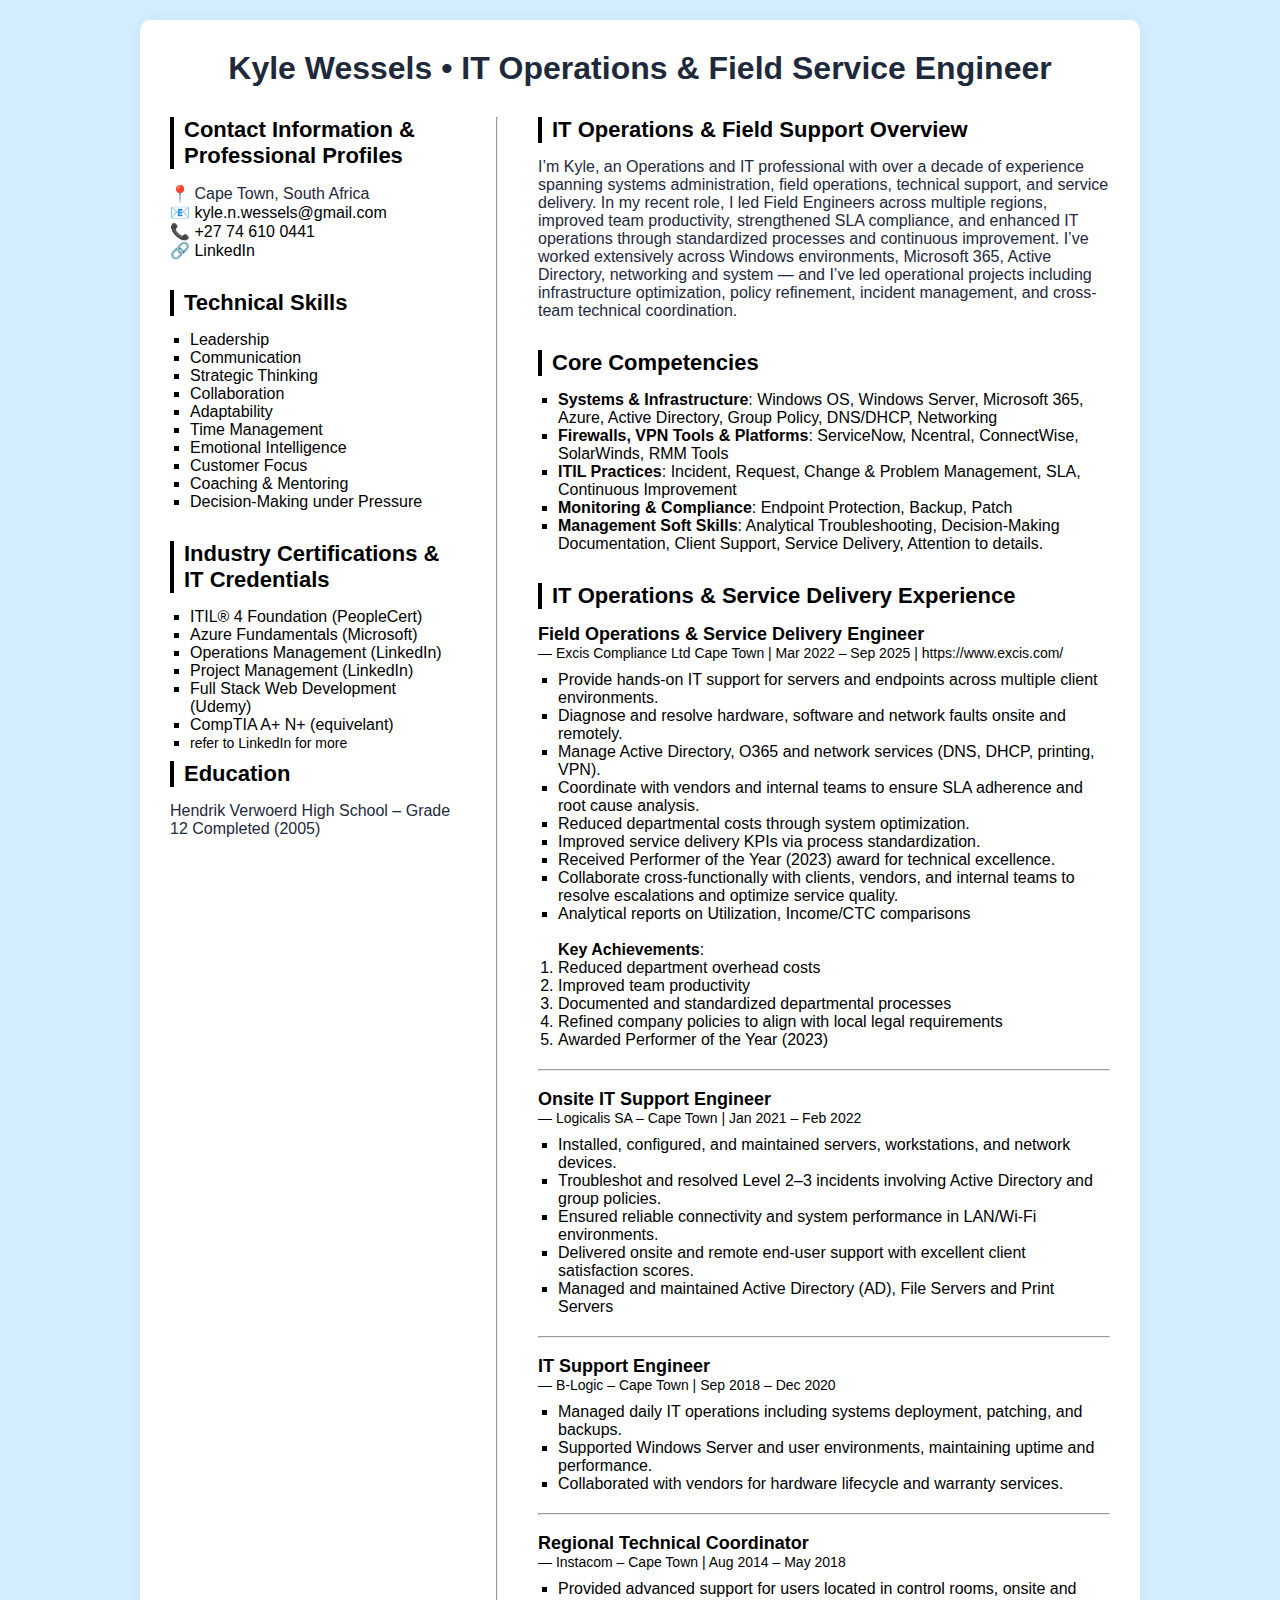
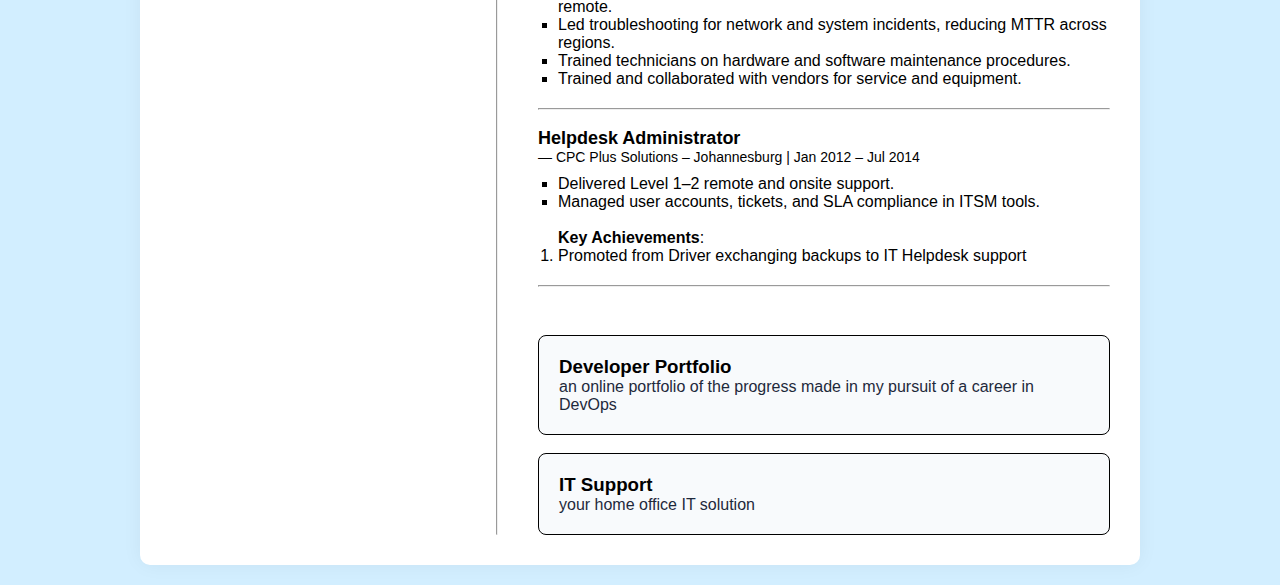
<file: index.html>
<!DOCTYPE html>
<html lang="en">
  <head>
    <meta charset="UTF-8" />
    <meta name="viewport" content="width=device-width, initial-scale=1.0" />
       <!-- ========================= -->
<!-- Primary SEO Meta Tags     -->
<!-- ========================= -->
<title>Kyle Wessels | IT Operations & Field Service Engineer</title>

<meta name="description" content="IT Operations Specialist with expertise in Field Support, Systems Administration, Cloud Services, and Service Delivery. Explore my portfolio, technical skills, and professional experience." />

<meta name="robots" content="index, follow" />
<meta name="viewport" content="width=device-width, initial-scale=1" />

<!-- ========================= -->
<!-- Open Graph / Social Tags  -->
<!-- ========================= -->
<meta property="og:title" content="Kyle Wessels | IT Operations & Field Service Engineer" />
<meta property="og:description" content="Experienced IT Operations and Field Service Engineer specializing in systems administration, on-site support, and service delivery excellence." />
<meta property="og:type" content="website" />
<meta property="og:url" content="https://kw-itservices.github.io/kwessels/" />
<meta property="og:image" content="https://kw-itservices.github.io/kwessels/assets/profile-image.jpg" />

<!-- ========================= -->
<!-- Twitter Card Tags         -->
<!-- ========================= -->
<meta name="twitter:card" content="summary_large_image" />
<meta name="twitter:title" content="Kyle Wessels | IT Operations & Field Service Engineer" />
<meta name="twitter:description" content="IT Operations Specialist with strengths in Field Support, Systems Administration, and Service Delivery. View my online CV and portfolio." />
<meta name="twitter:image" content="https://kw-itservices.github.io/kwessels/assets/profile-image.jpg" />

<!-- ========================= -->
<!-- Canonical URL             -->
<!-- ========================= -->
<link rel="canonical" href="https://kw-itservices.github.io/kwessels/" />


    <title>🤖Kyle Wessels – IT Professional</title>
    <link rel="stylesheet" href="style.css" />
  </head>
  <body>
    <div class="container">
      <!-- Header -->
      <header class="header">
        <h1>Kyle Wessels • IT Operations & Field Service Engineer</h1>

      </header>

      <div class="main-columns">
        <!-- Left Column: Personal Info & Skills -->
        <div class="left-column">
          <!-- Contact Info -->
          <section class="section contact">
            <h2>Contact Information & Professional Profiles</h2>
            <p>📍 Cape Town, South Africa</p>
            <p>
              📧
              <a href="mailto:kyle.n.wessels@gmail.com"
                >kyle.n.wessels@gmail.com</a
              >
            </p>
            <p>
              📞
              <a
                href="https://wa.me/+27746100441?text=I'd%20like%20to%20schedule%20an%20interview%20with%20you.">
                +27 74 610 0441</a
              >
            </p>
            <p>
              🔗
              <a href="https://www.linkedin.com/in/kyle-wessels-03040415b"
                target="_blank"
                >LinkedIn</a>
            </p>
          </section>

          <!-- Certifications -->
          <section class="section skills">
            <h2>Technical Skills</h2>
            <ul>
              <li>Leadership</li>
              <li>Communication</li>
              <li>Strategic Thinking</li>
              <li>Collaboration</li>
              <li>Adaptability</li>
              <li>Time Management</li>
              <li>Emotional Intelligence</li>
              <li>Customer Focus</li>
              <li>Coaching & Mentoring</li>
              <li>Decision-Making under Pressure</li>
            </ul>
          </section>

          <!-- Education -->
          <section class="section education">
            <h2>Industry Certifications & IT Credentials</h2>
            <ul>
            <li>
              ITIL® 4 Foundation (PeopleCert)
            </li>
            <li>
              Azure Fundamentals (Microsoft)
            </li>
            <li>
              Operations Management (LinkedIn)
            </li>
            <li>
              Project Management (LinkedIn)
            </li>
            <li>
              Full Stack Web Development (Udemy)
            </li>
            <li>
              CompTIA A+ N+ (equivelant)
            </li>
            <li>
              <span class="company"
                >refer to
                <a
                  href="https://www.linkedin.com/in/kyle-wessels-03040415b/details/certifications/"
                  >LinkedIn</a
                >
                for more</span
              >
            </li>
            </ul>
            <!-- Education -->

            <h2>Education</h2>
            <p>Hendrik Verwoerd High School – Grade 12 Completed (2005)</p>
          </section>
        </div>
<hr>
        <!-- Right Column: Summary & Experience -->
        <div class="right-column">
          <!-- Professional Summary -->
          <section class="section summary">
            <h2>IT Operations & Field Support Overview</h2>

            <p>
              I’m Kyle, an Operations and IT professional with over a decade of
              experience spanning systems administration, field operations,
              technical support, and service delivery. In my recent role, I led
              Field Engineers across multiple regions, improved team
              productivity, strengthened SLA compliance, and enhanced IT
              operations through standardized processes and continuous
              improvement. I’ve worked extensively across Windows environments,
              Microsoft 365, Active Directory, networking and system
              — and I’ve led operational projects including
              infrastructure optimization, policy refinement, incident
              management, and cross-team technical coordination.
            </p>
          </section>

          <section class="section summary">
            <h2>Core Competencies</h2>

            <ul>
              <li>
                <b>Systems & Infrastructure</b>: Windows OS, Windows Server, Microsoft 365, Azure, Active Directory, Group Policy, DNS/DHCP, Networking</li>
              <li>
                <b>Firewalls, VPN Tools & Platforms</b>: ServiceNow, Ncentral, ConnectWise, SolarWinds, RMM Tools
              </li>
              <li>
                <b>ITIL Practices</b>: Incident, Request, Change & Problem
                Management, SLA, Continuous Improvement
              </li>
              <li>
                <b>Monitoring & Compliance</b>: Endpoint Protection,
                Backup, Patch
              </li>
              <li>
                <b>Management Soft Skills</b>: Analytical Troubleshooting, Decision-Making
                Documentation, Client Support, Service Delivery, Attention to
                details.
              </li>
            </ul>
          </section>

          <!-- Professional Experience -->
          <section class="section experience">
            <h2>IT Operations & Service Delivery Experience</h2>

            <div class="job">
              <h3>Field Operations & Service Delivery Engineer</h3>
              <span class="company">
                — Excis Compliance Ltd Cape Town | Mar 2022 – Sep 2025 |
                https://www.excis.com/</span
              >
              <ul>
                <li>
                  Provide hands-on IT support for servers and endpoints across
                  multiple client environments.
                </li>
                <li>
                  Diagnose and resolve hardware, software and network faults
                  onsite and remotely.
                </li>
                <li>
                  Manage Active Directory, O365 and network services (DNS, DHCP,
                  printing, VPN).
                </li>
                <li>
                  Coordinate with vendors and internal teams to ensure SLA
                  adherence and root cause analysis.
                </li>
                <li>Reduced departmental costs through system optimization.</li>
                <li>
                  Improved service delivery KPIs via process standardization.
                </li>
                <li>
                  Received Performer of the Year (2023) award for technical
                  excellence.
                </li>
                <li>
                  Collaborate cross-functionally with clients, vendors, and
                  internal teams to resolve escalations and optimize service
                  quality.
                </li>
                <li>
                  Analytical reports on Utilization, Income/CTC comparisons
                </li>
                <br />
                <l><p><b>Key Achievements</b>:</p>
<ol>
                <li>
                  Reduced department overhead costs
                </li>
                <li>
                  Improved team productivity
                </li>
                <li>
                  Documented and standardized departmental processes
                </li>
                <li>
                  Refined company policies to align with local legal
                  requirements
                </li>
                <li>
                  Awarded Performer of the Year (2023)
                </li>
                </ol>
              </ul>
            </div>
            <hr />
            <br />
            <div class="job">
              <h3>Onsite IT Support Engineer</h3>
              <span class="company"
                >— Logicalis SA – Cape Town | Jan 2021 – Feb 2022</span
              >
              <ul>
                <li>
                  Installed, configured, and maintained servers, workstations,
                  and network devices.
                </li>
                <li>
                  Troubleshot and resolved Level 2–3 incidents involving Active
                  Directory and group policies.
                </li>
                <li>
                  Ensured reliable connectivity and system performance in
                  LAN/Wi-Fi environments.
                </li>
                <li>
                  Delivered onsite and remote end-user support with excellent
                  client satisfaction scores.
                </li>
                <li>
                  Managed and maintained Active Directory (AD), File Servers and
                  Print Servers
                </li>
              </ul>
            </div>
            <hr />
            <br />
            <div class="job">
              <h3>IT Support Engineer</h3>
              <span class="company"
                >— B-Logic – Cape Town | Sep 2018 – Dec 2020</span
              >
              <ul>
                <li>
                  Managed daily IT operations including systems deployment,
                  patching, and backups.
                </li>
                <li>
                  Supported Windows Server and user environments, maintaining
                  uptime and performance.
                </li>
                <li>
                  Collaborated with vendors for hardware lifecycle and warranty
                  services.
                </li>
              </ul>
            </div>
            <hr />
            <br />
            <div class="job">
              <h3>Regional Technical Coordinator</h3>
              <span class="company"
                >— Instacom – Cape Town | Aug 2014 – May 2018</span
              >
              <ul>
                <li>
                  Provided advanced support for users located in control rooms,
                  onsite and remote.
                </li>
                <li>
                  Led troubleshooting for network and system incidents, reducing
                  MTTR across regions.
                </li>
                <li>
                  Trained technicians on hardware and software maintenance
                  procedures.
                </li>
                <li>
                  Trained and collaborated with vendors for service and
                  equipment.
                </li>
              </ul>
            </div>
            <hr />
            <br />
            <div class="job">
              <h3>Helpdesk Administrator</h3>
              <span class="company"
                >— CPC Plus Solutions – Johannesburg | Jan 2012 – Jul 2014</span
              >
              <ul>
                <li>Delivered Level 1–2 remote and onsite support.</li>
                <li>
                  Managed user accounts, tickets, and SLA compliance in ITSM
                  tools.
                </li>
                <br />
                <p><b>Key Achievements</b>:</p>

                <ol><li>
                  Promoted from Driver exchanging backups to IT Helpdesk
                  support</li>
                </ol>
              </ul>
            </div>
            <hr />
            <br />
          </section>

              <div class="card">
                         <h3> <a href="WebDev/webdev.html" target="_blank">
                  Developer Portfolio</h3></a
                >
                <p>an online portfolio of the progress made in my pursuit of a career in DevOps</p>
              </div>

<br>
              <div class="card">
                         <h3> <a href="companySite/id10t.html" target="_blank">
                  IT Support</h3></a
                >
                <p>your home office IT solution</p>
              </div>
            </div>
          </section>
        </div>
      </div>
    </div>
  </body>
</html>
</file>
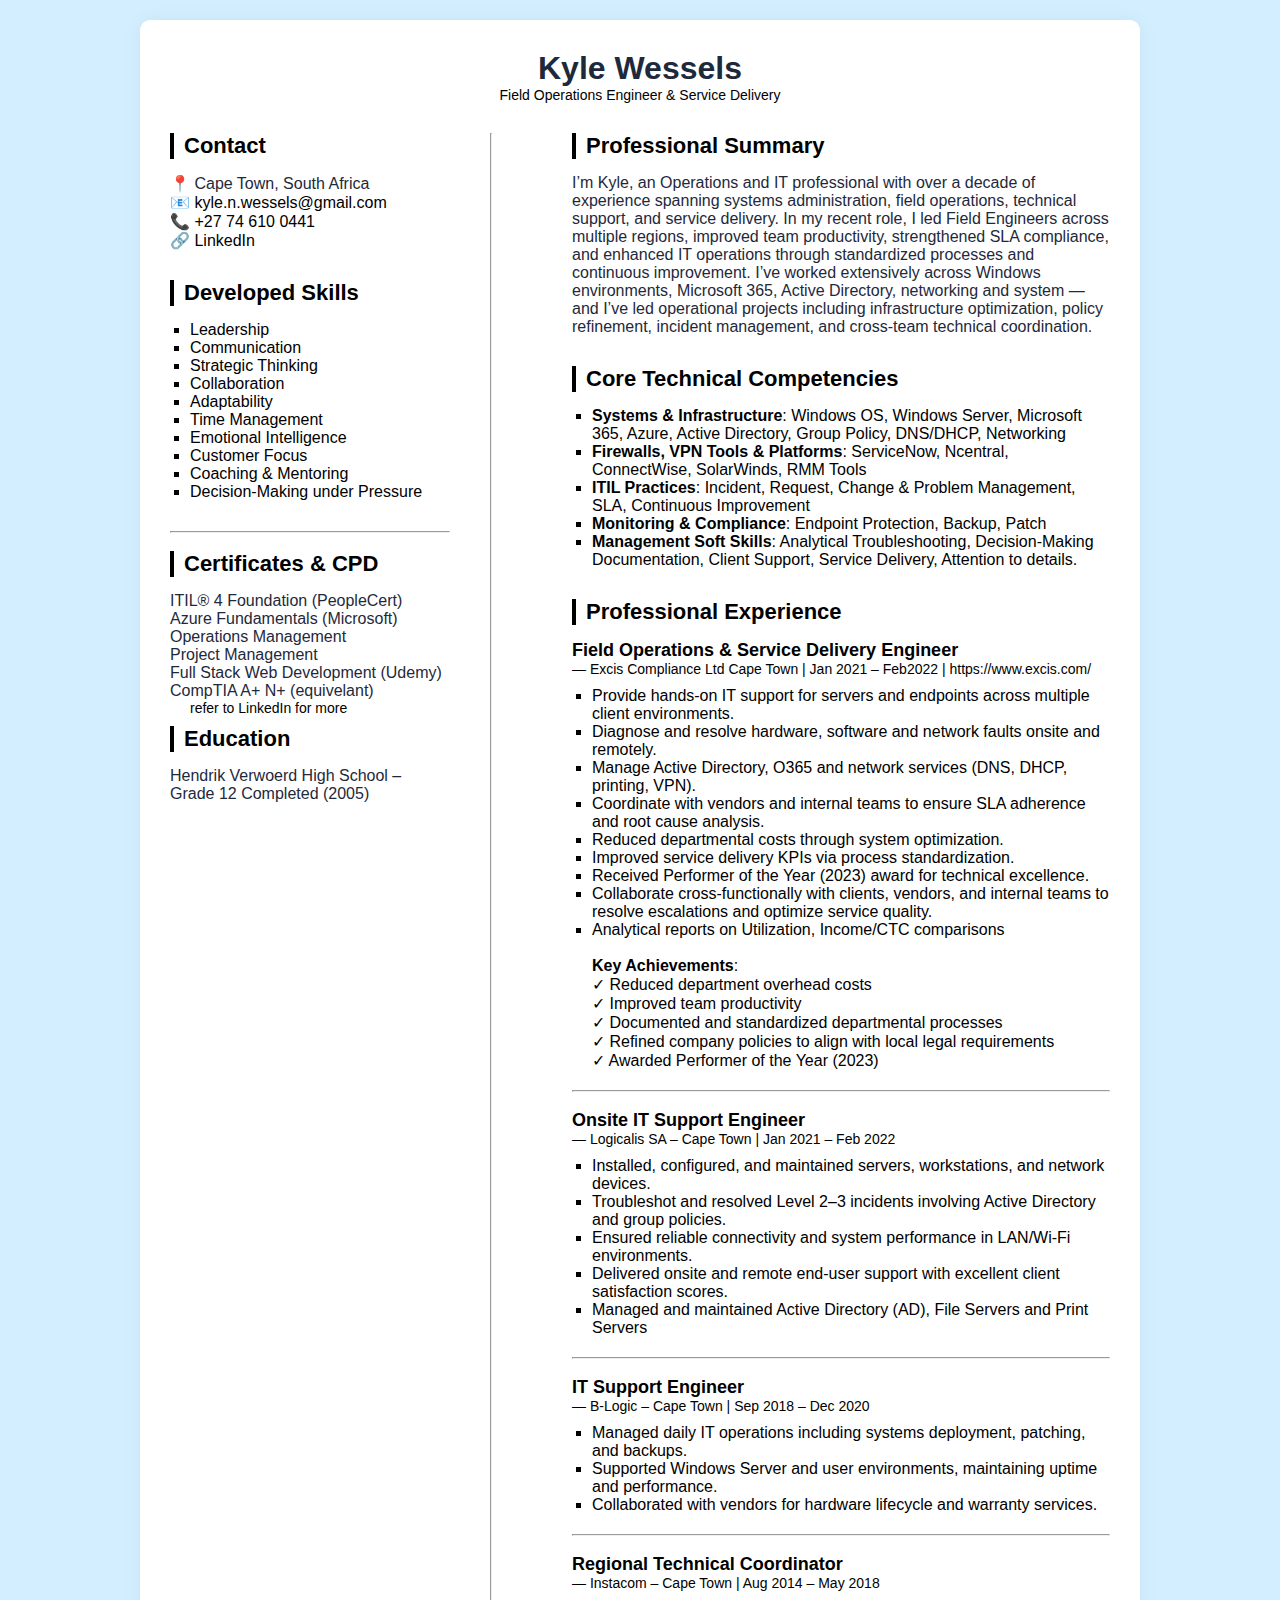
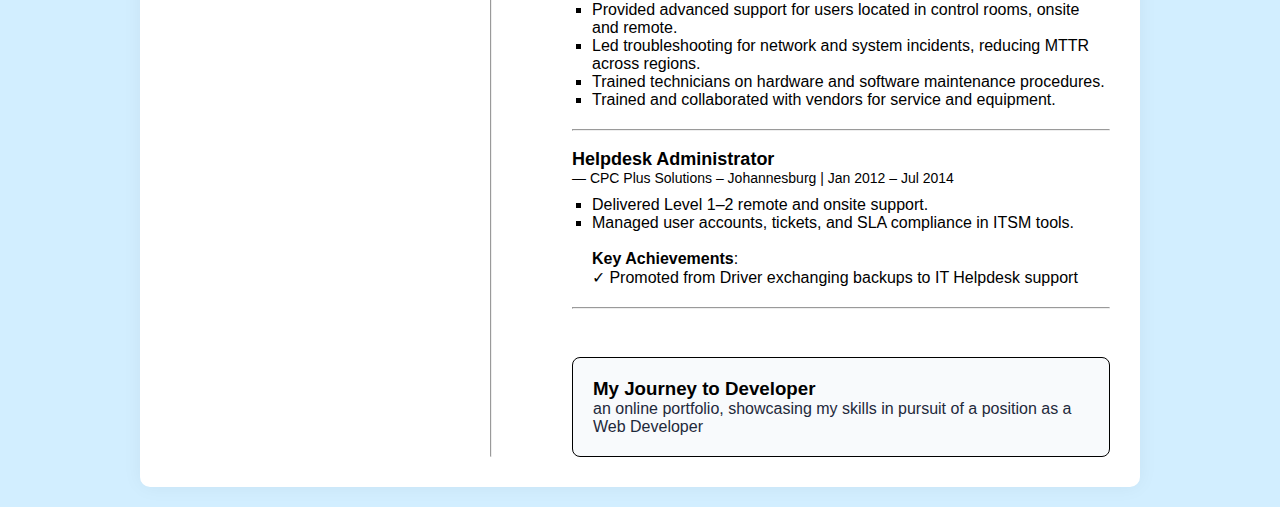
<file: kw-itservices.github.io/index.html>
<!DOCTYPE html>
<html lang="en">
  <head>
    <meta charset="UTF-8" />
    <meta name="viewport" content="width=device-width, initial-scale=1.0" />
        <meta
  name="description"
  content="Information Technology specialist, System Administrator, Onsite IT support, Desktop support."
/>
    <title>Kyle Wessels – IT Resume</title>
    <link rel="stylesheet" href="style.css" />
  </head>
  <body>
    <div class="container">
      <!-- Header -->
      <header class="header">
        <h1>Kyle Wessels</h1>
        <p class="subtitle">Field Operations Engineer & Service Delivery</p>
      </header>

      <div class="main-columns">
        <!-- Left Column: Personal Info & Skills -->
        <div class="left-column">
          <!-- Contact Info -->
          <section class="section contact">
            <h2>Contact</h2>
            <p>📍 Cape Town, South Africa</p>
            <p>
              📧
              <a href="mailto:kyle.n.wessels@gmail.com"
                >kyle.n.wessels@gmail.com</a
              >
            </p>
            <p>
              📞
              <a
                href="https://wa.me/+27746100441?text=I'd%20like%20to%20schedule%20an%20interview%20with%20you.
              "
              >
                +27 74 610 0441</a
              >
            </p>
            <p>
              🔗
              <a href="https://www.linkedin.com/in/kyle-wessels-03040415b"
                target="_blank"
                >LinkedIn</a
              >
            </p>
          </section>

          <!-- Core Skills 
          <section class="section skills">
            <h2>Core Skills</h2>
            <ul>
              <li>Operations Management</li>
              <li>IT Systems & Networking</li>
              <li>KPI Tracking</li>
              <li>Team Leadership</li>
              <li>Process Optimization</li>
              <li>Customer Service</li>
              <li>Service Delivery</li>
              <li>Resource Planning</li>
              <li>Continuous Improvement</li>
            </ul>
          </section>
          -->

          <!-- Certifications -->
          <section class="section skills">
            <h2>Developed Skills</h2>
            <ul>
              <li>Leadership</li>
              <li>Communication</li>
              <li>Strategic Thinking</li>
              <li>Collaboration</li>
              <li>Adaptability</li>
              <li>Time Management</li>
              <li>Emotional Intelligence</li>
              <li>Customer Focus</li>
              <li>Coaching & Mentoring</li>
              <li>Decision-Making under Pressure</li>
            </ul>
          </section>
          <hr />
          <br />
          <!-- Education -->
          <section class="section education">
            <h2>Certificates & CPD</h2>
            <ol>
              ITIL® 4 Foundation (PeopleCert)
            </ol>
            <ol>
              Azure Fundamentals (Microsoft)
            </ol>
            <ol>
              Operations Management
            </ol>
            <ol>
              Project Management
            </ol>
            <ol>
              Full Stack Web Development (Udemy)
            </ol>
            <ol>
              CompTIA A+ N+ (equivelant)
            </ol>
            <ul>
              <span class="company"
                >refer to
                <a
                  href="https://www.linkedin.com/in/kyle-wessels-03040415b/details/certifications/"
                  >LinkedIn</a
                >
                for more</span
              >
            </ul>
            <!-- Education -->

            <h2>Education</h2>
            <p>Hendrik Verwoerd High School – Grade 12 Completed (2005)</p>
          </section>
        </div>
<hr><br>
        <!-- Right Column: Summary & Experience -->
        <div class="right-column">
          <!-- Professional Summary -->
          <section class="section summary">
            <h2>Professional Summary</h2>
            <p>
              I’m Kyle, an Operations and IT professional with over a decade of
              experience spanning systems administration, field operations,
              technical support, and service delivery. In my recent role, I led
              Field Engineers across multiple regions, improved team
              productivity, strengthened SLA compliance, and enhanced IT
              operations through standardized processes and continuous
              improvement. I’ve worked extensively across Windows environments,
              Microsoft 365, Active Directory, networking and system
              — and I’ve led operational projects including
              infrastructure optimization, policy refinement, incident
              management, and cross-team technical coordination.
            </p>
          </section>

          <section class="section summary">
            <h2>Core Technical Competencies</h2>
            <ul>
              <li>
                <b>Systems & Infrastructure</b>: Windows OS, Windows Server, Microsoft 365, Azure, Active Directory, Group Policy, DNS/DHCP, Networking</li>
              <li>
                <b>Firewalls, VPN Tools & Platforms</b>: ServiceNow, Ncentral, ConnectWise, SolarWinds, RMM Tools
              </li>
              <li>
                <b>ITIL Practices</b>: Incident, Request, Change & Problem
                Management, SLA, Continuous Improvement
              </li>
              <li>
                <b>Monitoring & Compliance</b>: Endpoint Protection,
                Backup, Patch
              </li>
              <li>
                <b>Management Soft Skills</b>: Analytical Troubleshooting, Decision-Making
                Documentation, Client Support, Service Delivery, Attention to
                details.
              </li>
            </ul>
          </section>

          <!-- Professional Experience -->
          <section class="section experience">
            <h2>Professional Experience</h2>

            <div class="job">
              <h3>Field Operations & Service Delivery Engineer</h3>
              <span class="company">
                — Excis Compliance Ltd Cape Town | Jan 2021 – Feb2022 |
                https://www.excis.com/</span
              >
              <ul>
                <li>
                  Provide hands-on IT support for servers and endpoints across
                  multiple client environments.
                </li>
                <li>
                  Diagnose and resolve hardware, software and network faults
                  onsite and remotely.
                </li>
                <li>
                  Manage Active Directory, O365 and network services (DNS, DHCP,
                  printing, VPN).
                </li>
                <li>
                  Coordinate with vendors and internal teams to ensure SLA
                  adherence and root cause analysis.
                </li>
                <li>Reduced departmental costs through system optimization.</li>
                <li>
                  Improved service delivery KPIs via process standardization.
                </li>
                <li>
                  Received Performer of the Year (2023) award for technical
                  excellence.
                </li>
                <li>
                  Collaborate cross-functionally with clients, vendors, and
                  internal teams to resolve escalations and optimize service
                  quality.
                </li>
                <li>
                  Analytical reports on Utilization, Income/CTC comparisons
                </li>
                <br />
                <p><b>Key Achievements</b>:</p>

                <ol>
                  ✓ Reduced department overhead costs
                </ol>
                <ol>
                  ✓ Improved team productivity
                </ol>
                <ol>
                  ✓ Documented and standardized departmental processes
                </ol>
                <ol>
                  ✓ Refined company policies to align with local legal
                  requirements
                </ol>
                <ol>
                  ✓ Awarded Performer of the Year (2023)
                </ol>
              </ul>
            </div>
            <hr />
            <br />
            <div class="job">
              <h3>Onsite IT Support Engineer</h3>
              <span class="company"
                >— Logicalis SA – Cape Town | Jan 2021 – Feb 2022</span
              >
              <ul>
                <li>
                  Installed, configured, and maintained servers, workstations,
                  and network devices.
                </li>
                <li>
                  Troubleshot and resolved Level 2–3 incidents involving Active
                  Directory and group policies.
                </li>
                <li>
                  Ensured reliable connectivity and system performance in
                  LAN/Wi-Fi environments.
                </li>
                <li>
                  Delivered onsite and remote end-user support with excellent
                  client satisfaction scores.
                </li>
                <li>
                  Managed and maintained Active Directory (AD), File Servers and
                  Print Servers
                </li>
              </ul>
            </div>
            <hr />
            <br />
            <div class="job">
              <h3>IT Support Engineer</h3>
              <span class="company"
                >— B-Logic – Cape Town | Sep 2018 – Dec 2020</span
              >
              <ul>
                <li>
                  Managed daily IT operations including systems deployment,
                  patching, and backups.
                </li>
                <li>
                  Supported Windows Server and user environments, maintaining
                  uptime and performance.
                </li>
                <li>
                  Collaborated with vendors for hardware lifecycle and warranty
                  services.
                </li>
              </ul>
            </div>
            <hr />
            <br />
            <div class="job">
              <h3>Regional Technical Coordinator</h3>
              <span class="company"
                >— Instacom – Cape Town | Aug 2014 – May 2018</span
              >
              <ul>
                <li>
                  Provided advanced support for users located in control rooms,
                  onsite and remote.
                </li>
                <li>
                  Led troubleshooting for network and system incidents, reducing
                  MTTR across regions.
                </li>
                <li>
                  Trained technicians on hardware and software maintenance
                  procedures.
                </li>
                <li>
                  Trained and collaborated with vendors for service and
                  equipment.
                </li>
              </ul>
            </div>
            <hr />
            <br />
            <div class="job">
              <h3>Helpdesk Administrator</h3>
              <span class="company"
                >— CPC Plus Solutions – Johannesburg | Jan 2012 – Jul 2014</span
              >
              <ul>
                <li>Delivered Level 1–2 remote and onsite support.</li>
                <li>
                  Managed user accounts, tickets, and SLA compliance in ITSM
                  tools.
                </li>
                <br />
                <p><b>Key Achievements</b>:</p>

                <ol>
                  ✓ Promoted from Driver exchanging backups to IT Helpdesk
                  support
                </ol>
              </ul>
            </div>
            <hr />
            <br />
          </section>

              <div class="card">
                         <h3> <a href="C:\Users\local PC\Documents\KW.ITServices\WebDev\webdev.html" target="_blank">
                  My Journey to Developer</h3></a
                >
                <p>an online portfolio, showcasing my skills in pursuit of a position as a Web Developer</p>
              </div>
            </div>
          </section>
        </div>
      </div>
    </div>
  </body>
</html>
</file>
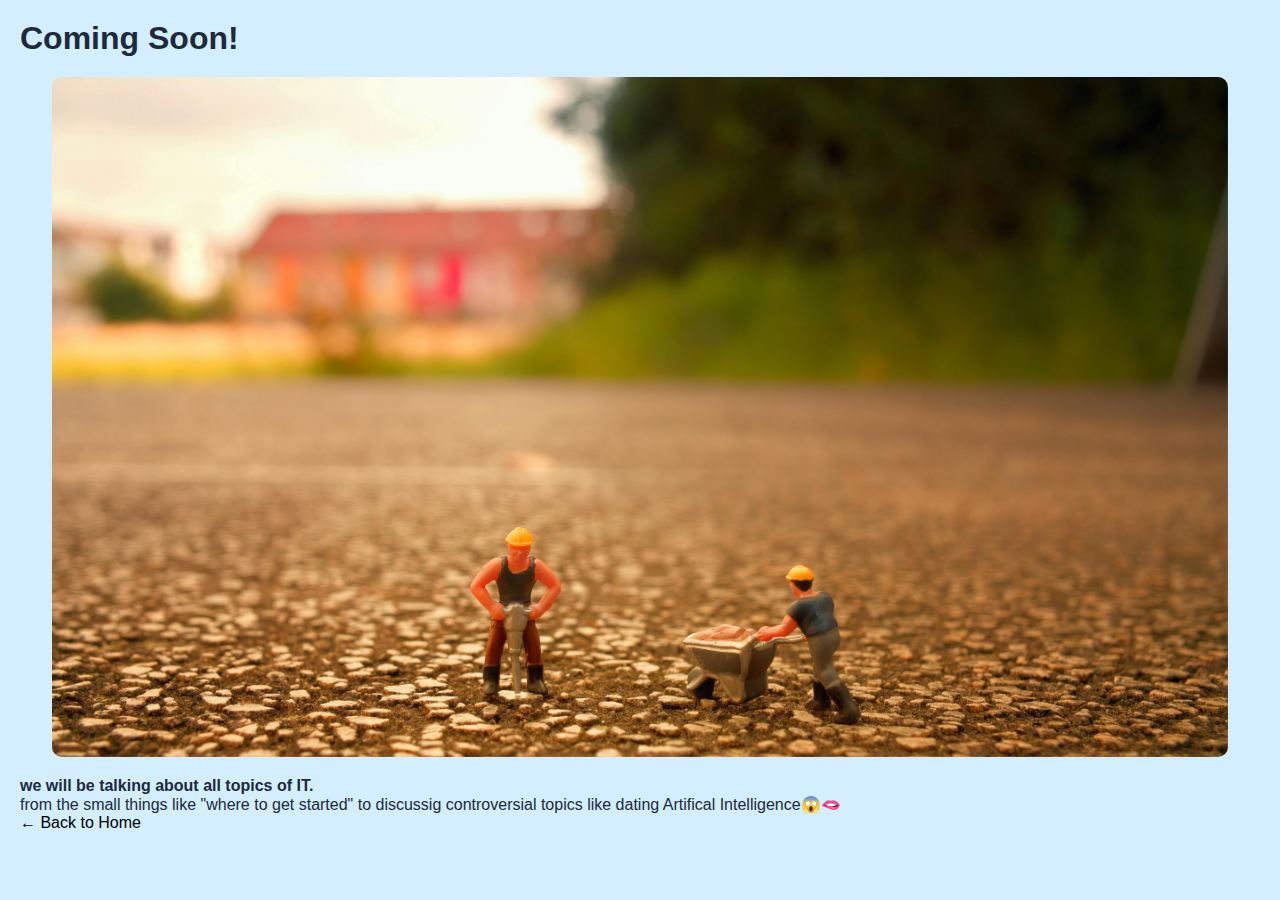
<file: blog.html>
<!DOCTYPE html>
<html lang="en">
  <head>
    <meta charset="UTF-8" />
    <meta name="viewport" content="width=device-width, initial-scale=1.0" />
    <title>Lets Talk IT</title>
    <link rel="stylesheet" href="style.css" />
  </head>
  <body>
    <header class="hero">
      <div class="hero-inner">
        <h1>Coming Soon!</h1>

        <p class="subtitle">
<div class="construction">
    <img src="images/under-construction.jpg" alt="under construction">
</div>
<h4>we will be talking about all topics of IT.</h4>
<p>from the small things like "where to get started" to discussig controversial topics like dating Artifical Intelligence😱🫦</p>

          <!--
          Active work, completed projects and items in progress
        </p>
      </div>
    </header>

    <main style="max-width: 900px; margin: 30px auto">
      <section class="section">
        <h2>Active Projects</h2>
        <ul>
          <li>Network Segmentation — In progress</li>
          <li>Automation Rollout — Staging phase</li>
        </ul>
      </section>

      <section class="section">
        <h2>Completed Projects</h2>
        <ul>
          <li>Endpoint Automation — Reduced build time 45%</li>
          <li>SLA Stabilization — Improved compliance 18%</li>
        </ul>
      </section>
-->
      <a href="index.html">← Back to Home</a>
    </main>
  </body>
</html>
</file>
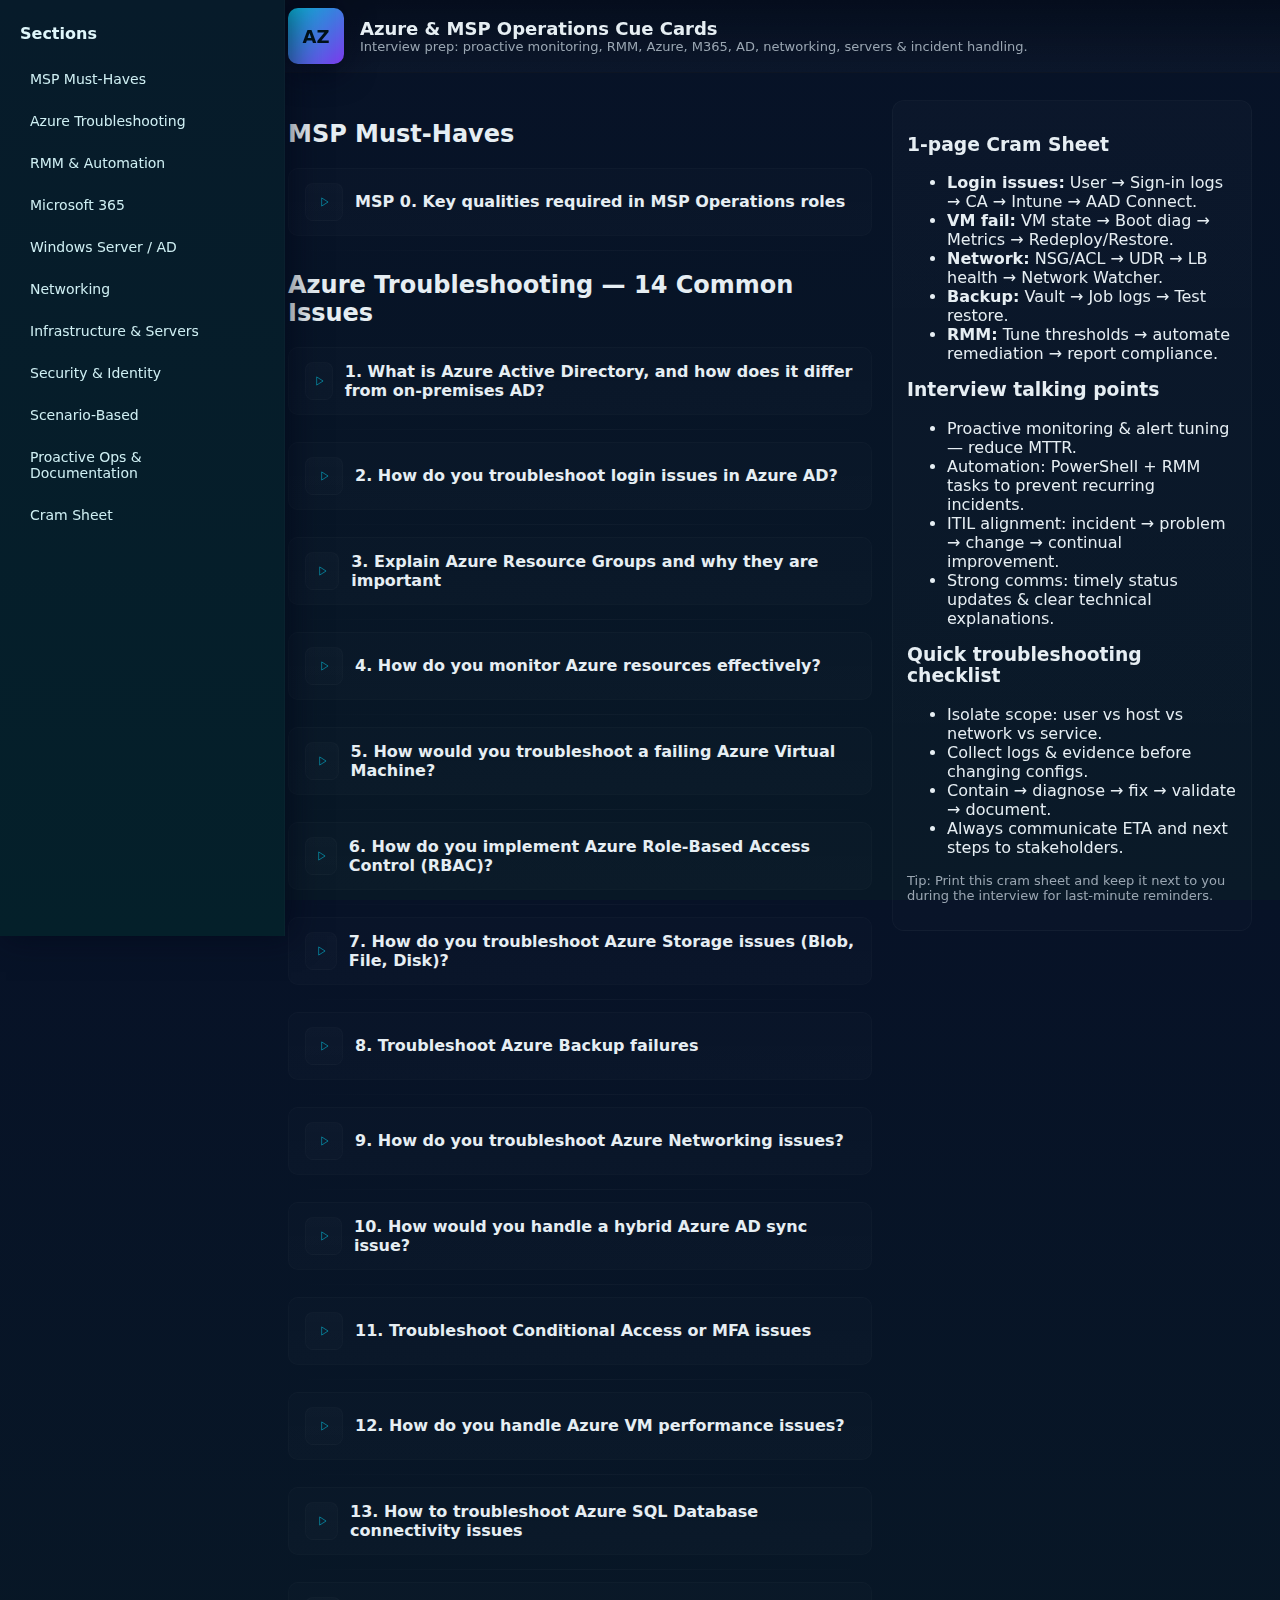
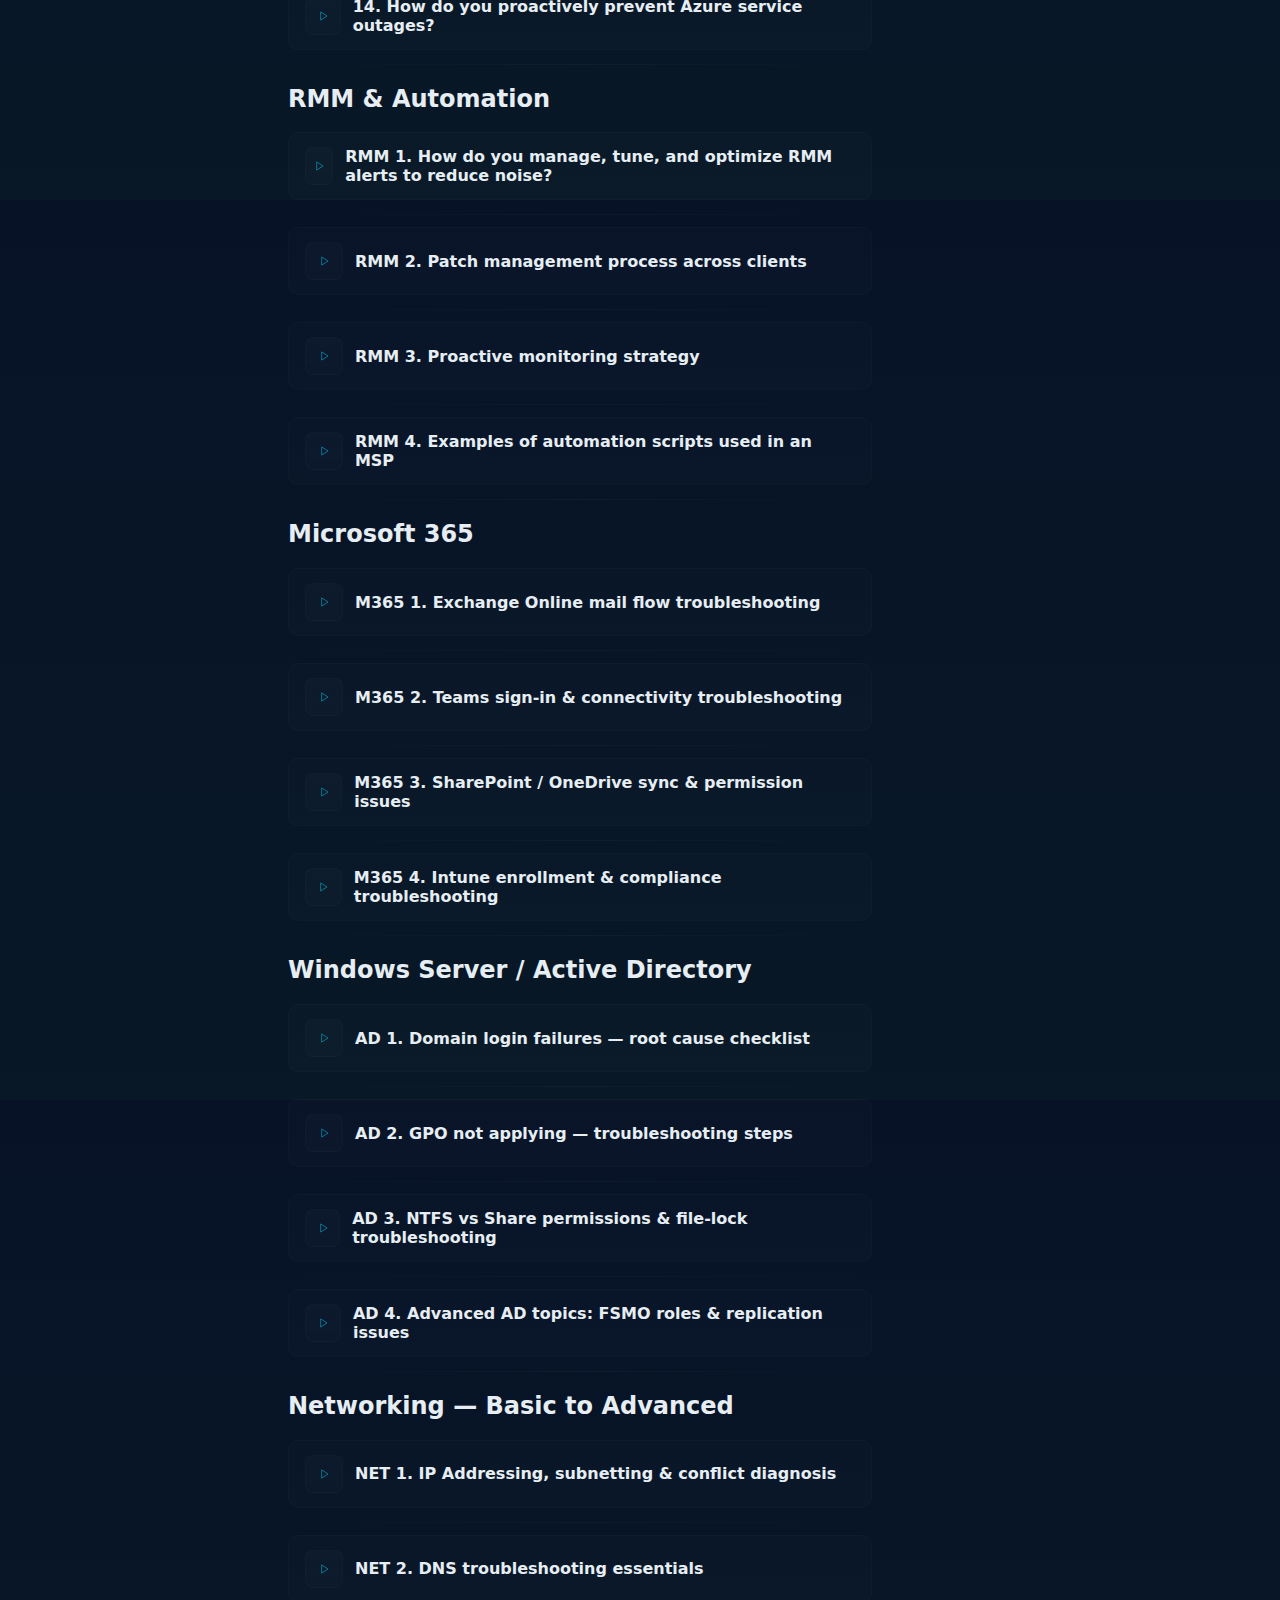
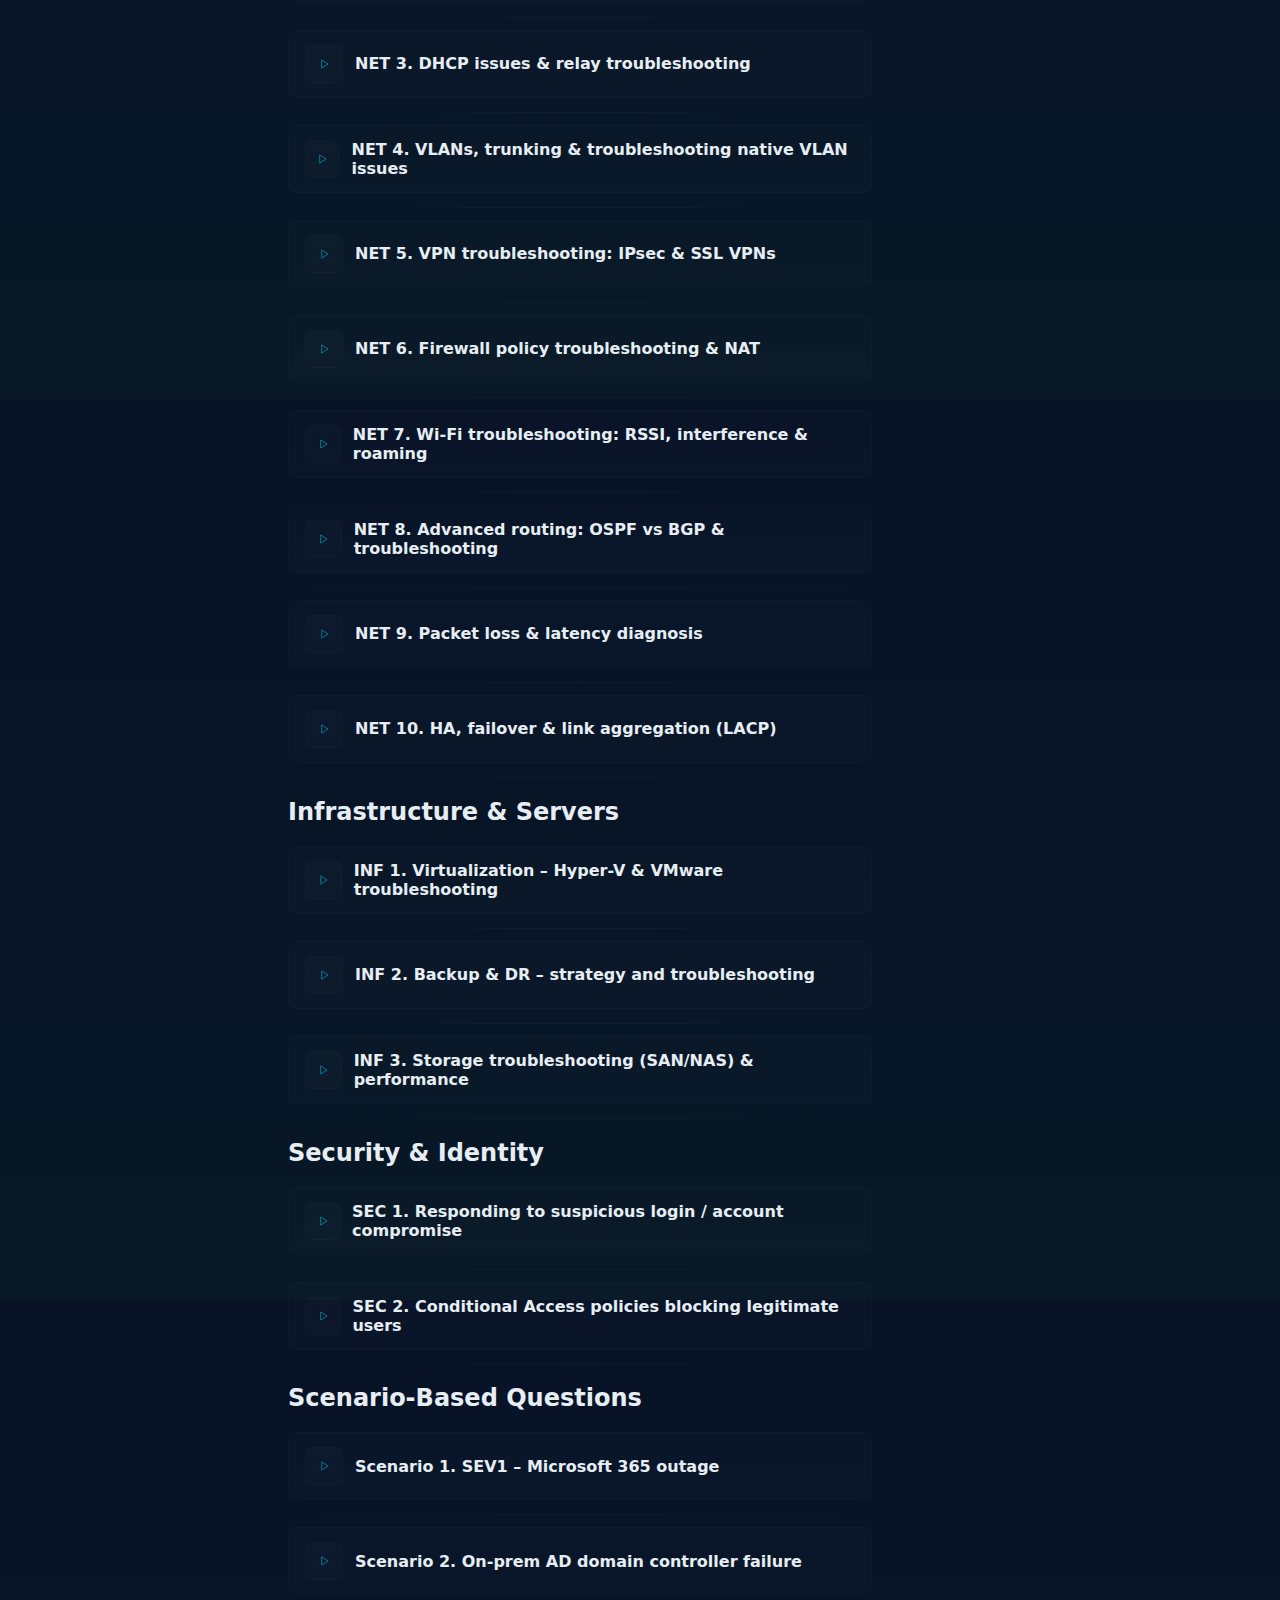
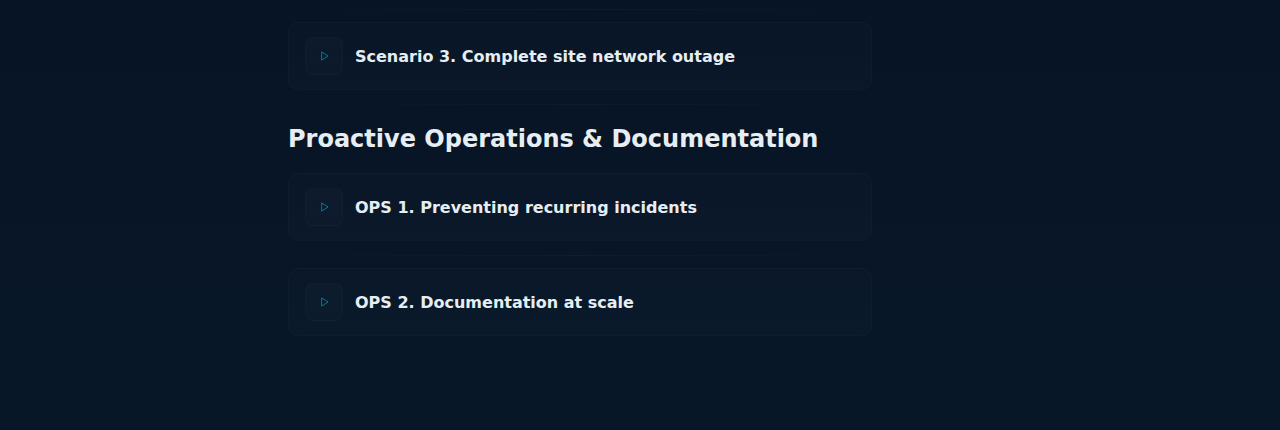
<file: cheatsheet.html>
<!doctype html>
<html lang="en">
<head>
<meta charset="utf-8" />
<meta name="viewport" content="width=device-width,initial-scale=1" />
<title>MSP Interview Cue Cards — Azure, RMM, Networking, AD, Servers</title>

<style>
  :root{
    --bg:#0f1724;
    --card:#0b1220;
    --accent:#06b6d4;
    --muted:#9aa6b2;
    --glass: rgba(255,255,255,0.03);
    --edge: rgba(255,255,255,0.04);
    --maxw:1200px;
    --radius:12px;
    --sidebar-w:260px;
    --content-pad:28px;
    font-family: Inter, system-ui, -apple-system, "Segoe UI", Roboto, "Helvetica Neue", Arial;
    color-scheme: dark;
  }

  /* Basic layout */
  html,body{height:100%;margin:0;background:linear-gradient(180deg,#071227,#081826); color:#e6eef3;}
  .header{
    position:fixed;
    left:var(--sidebar-w);
    right:0;
    top:0;
    height:72px;
    display:flex;
    align-items:center;
    gap:16px;
    padding:0 var(--content-pad);
    background:linear-gradient(180deg, rgba(0,0,0,0.25), rgba(255,255,255,0.02));
    border-bottom:1px solid rgba(255,255,255,0.03);
    z-index:30;
  }
  .logo{
    width:56px;height:56px;border-radius:10px;
    background:linear-gradient(135deg,var(--accent),#7c3aed);
    display:flex;align-items:center;justify-content:center;font-weight:700;color:#02121a;font-size:18px;
    box-shadow:0 8px 30px rgba(2,6,23,0.6);
  }
  .header h1{margin:0;font-size:18px;}
  .header p{margin:0;color:var(--muted);font-size:13px;}

  /* Sidebar */
  .sidebar{
    position:fixed;
    left:0;
    top:0;
    width:var(--sidebar-w);
    height:100vh;
    padding:18px 12px;
    background:linear-gradient(180deg,#071b2a,#04202a);
    border-right:1px solid rgba(255,255,255,0.02);
    box-shadow: 6px 0 30px rgba(2,6,23,0.6);
    overflow:auto;
    z-index:40;
  }
  .sidebar h2{color:#dff7fb;margin:6px 8px 12px;font-size:16px;}
  .nav{display:flex;flex-direction:column;gap:6px;padding:6px;}
  .nav a{
    display:block;padding:10px 12px;border-radius:8px;color:#cfeff3;text-decoration:none;font-size:14px;
  }
  .nav a:hover{background:rgba(255,255,255,0.02);}
  .nav a:active,.nav a:focus{outline:2px solid rgba(6,182,212,0.18);}

  /* Main area */
  .container{
    margin-left:var(--sidebar-w);
    padding-top:100px; /* header height plus spacing */
    padding-left:var(--content-pad);
    padding-right:var(--content-pad);
    max-width:var(--maxw);
    margin-right:auto;
  }
  main{display:grid;grid-template-columns:1fr 360px;gap:20px;align-items:start; min-height:calc(100vh - 140px);}

  /* Cards column */
  .cards{
    padding-bottom:80px;
  }

  /* Aside cram sheet */
  aside.cram{
    position:sticky;
    top:88px;
    background:linear-gradient(180deg, rgba(255,255,255,0.02), rgba(255,255,255,0.01));
    border-radius:12px;padding:14px;border:1px solid rgba(255,255,255,0.03);
  }

  /* Card styling */
  details.card{
    background:linear-gradient(180deg, rgba(255,255,255,0.01), rgba(255,255,255,0.015));
    border-radius:10px;
    margin-bottom:14px;
    padding:0;
    border:1px solid rgba(255,255,255,0.02);
    overflow:hidden;
  }
  summary{
    list-style:none;cursor:pointer;display:flex;align-items:center;gap:12px;padding:14px 16px;font-weight:600;
  }
  summary::-webkit-details-marker{display:none;}
  .arrow{
    width:36px;height:36px;border-radius:8px;background:linear-gradient(180deg, rgba(255,255,255,0.02), rgba(255,255,255,0.01));
    display:flex;align-items:center;justify-content:center;border:1px solid rgba(255,255,255,0.02);transition:transform .18s ease;
  }
  .arrow svg{width:14px;height:14px;color:var(--accent);}
  details[open] .arrow{transform:rotate(90deg);}

  .answer{padding:12px 16px 16px;color:#dbeaf2;line-height:1.45;font-size:14px;}
  .answer ol{padding-left:18px;margin:8px 0;}
  .answer li{margin:6px 0;}
  .tagline{display:flex;gap:8px;flex-wrap:wrap;margin-top:10px;}
  .chip{background:rgba(255,255,255,0.03);border:1px solid rgba(255,255,255,0.02);padding:6px 8px;border-radius:999px;color:var(--muted);font-size:12px;}

  hr.soft{border:0;height:1px;background:linear-gradient(90deg, transparent, rgba(255,255,255,0.03), transparent);margin:12px 0;}

  /* Print friendly */
  @media print{
    body{background:white;color:black;}
    .sidebar{display:none;}
    .header{position:static;}
    main{grid-template-columns:1fr;}
    details.card{page-break-inside:avoid;border:1px solid #ddd;background:white;}
  }

  /* Responsive */
  @media (max-width:980px){
    .sidebar{position:relative;width:100%;height:auto;}
    .header{left:0;}
    .container{margin-left:0;padding-top:120px;}
    main{grid-template-columns:1fr;}
    aside.cram{position:static;order:2;}
    .cards{order:1;}
  }
</style>
</head>
<body>

  <!-- Sidebar -->
  <nav class="sidebar" aria-label="Main navigation">
    <h2>Sections</h2>
    <div class="nav">
      <a href="#mspprofile">MSP Must-Haves</a>
      <a href="#azure">Azure Troubleshooting</a>
      <a href="#rmm">RMM & Automation</a>
      <a href="#m365">Microsoft 365</a>
      <a href="#ad">Windows Server / AD</a>
      <a href="#network">Networking</a>
      <a href="#infrastructure">Infrastructure & Servers</a>
      <a href="#security">Security & Identity</a>
      <a href="#scenarios">Scenario-Based</a>
      <a href="#ops">Proactive Ops & Documentation</a>
      <a href="#cram">Cram Sheet</a>
    </div>
  </nav>

  <!-- Header -->
  <header class="header" role="banner">
    <div class="logo">AZ</div>
    <div>
      <h1>Azure & MSP Operations Cue Cards</h1>
      <p>Interview prep: proactive monitoring, RMM, Azure, M365, AD, networking, servers & incident handling.</p>
    </div>
  </header>

  <!-- Content -->
  <div class="container">
    <main>

      <!-- CARDS COLUMN -->
      <section class="cards" aria-labelledby="maincards">

        <!-- MSP Must-Haves -->
        <h2 id="mspprofile">MSP Must-Haves</h2>
        <details class="card">
          <summary><div class="arrow"><svg viewBox="0 0 24 24" fill="none" stroke="currentColor"><path d="M8 5v14l11-7z"></path></svg></div><div>MSP 0. Key qualities required in MSP Operations roles</div></summary>
          <div class="answer">
            <ol>
              <li>Proactive mindset — detect and fix issues before they affect users.</li>
              <li>Strong troubleshooting across Windows, Microsoft 365, networking, and cloud.</li>
              <li>Experience with RMM/PSA tools (N-able, ConnectWise, Autotask, Atera).</li>
              <li>Automation skills — PowerShell & RMM scripting to reduce toil.</li>
              <li>Excellent written & verbal communication with clients and teams.</li>
              <li>Accountable and organized — own incidents end-to-end and document thoroughly.</li>
              <li>Stable career history — long-term roles preferred for reliability.</li>
            </ol>
            <div class="tagline"><span class="chip">Must-have</span><span class="chip">Proactive</span></div>
          </div>
        </details>

        <hr class="soft">

        <!-- AZURE SECTION -->
        <h2 id="azure">Azure Troubleshooting — 14 Common Issues</h2>

        <!-- The 14 Azure cards -->
        <details class="card">
          <summary><div class="arrow"><svg viewBox="0 0 24 24" fill="none" stroke="currentColor"><path d="M8 5v14l11-7z"></path></svg></div><div>1. What is Azure Active Directory, and how does it differ from on-premises AD?</div></summary>
          <div class="answer">
            <ol>
              <li>Azure AD is a cloud-based identity & access management service for Microsoft cloud services and SaaS.</li>
              <li>On-prem AD controls domain join, Group Policy, Kerberos authentication for local networks.</li>
              <li>Azure AD provides SSO, MFA, Conditional Access, identity protection and OAuth/OpenID Connect for apps.</li>
            </ol>
            <div class="tagline"><span class="chip">ITIL: identity affects access & availability</span><span class="chip">Agile: iterative policy rollouts</span></div>
          </div>
        </details>

        <hr class="soft">

        <details class="card">
          <summary><div class="arrow"><svg viewBox="0 0 24 24" fill="none" stroke="currentColor"><path d="M8 5v14l11-7z"></path></svg></div><div>2. How do you troubleshoot login issues in Azure AD?</div></summary>
          <div class="answer">
            <ol>
              <li>Verify user state (active, not blocked) and password validity.</li>
              <li>Check Azure AD sign-in logs for error codes (MFA fail, CA block, impossible travel).</li>
              <li>Review Conditional Access policy assignments and grant controls.</li>
              <li>Confirm device compliance via Intune and device registration status.</li>
              <li>Inspect Azure AD Connect for sync failures (synchronization service manager).</li>
              <li>Document root cause and update KB for recurring scenarios.</li>
            </ol>
          </div>
        </details>

        <hr class="soft">

        <details class="card">
          <summary><div class="arrow"><svg viewBox="0 0 24 24" fill="none" stroke="currentColor"><path d="M8 5v14l11-7z"></path></svg></div><div>3. Explain Azure Resource Groups and why they are important</div></summary>
          <div class="answer">
            <ol>
              <li>Logical containers that group related Azure resources (VMs, storage, DBs) for lifecycle management.</li>
              <li>Enable RBAC, tagging, cost tracking, and easier automation/deployment.</li>
              <li>Support deletion, movement and monitoring as a unit for operational control.</li>
            </ol>
          </div>
        </details>

        <hr class="soft">

        <details class="card">
          <summary><div class="arrow"><svg viewBox="0 0 24 24" fill="none" stroke="currentColor"><path d="M8 5v14l11-7z"></path></svg></div><div>4. How do you monitor Azure resources effectively?</div></summary>
          <div class="answer">
            <ol>
              <li>Use Azure Monitor for metrics, alerts and dashboards.</li>
              <li>Use Log Analytics to query logs and detect trends.</li>
              <li>Use Application Insights for app telemetry and failures.</li>
              <li>Use Network Watcher for connectivity and VM-level packet captures.</li>
              <li>Integrate with ITSM for automated incident creation (ServiceNow/Jira).</li>
            </ol>
          </div>
        </details>

        <hr class="soft">

        <details class="card">
          <summary><div class="arrow"><svg viewBox="0 0 24 24" fill="none" stroke="currentColor"><path d="M8 5v14l11-7z"></path></svg></div><div>5. How would you troubleshoot a failing Azure Virtual Machine?</div></summary>
          <div class="answer">
            <ol>
              <li>Check VM state in the Portal (Running/Stopped/Deallocated).</li>
              <li>Review Boot Diagnostics (serial log, screenshot) for boot or OS errors.</li>
              <li>Check Azure Monitor metrics: CPU, memory, disk IOPS and network throughput.</li>
              <li>Inspect NSGs, NIC settings, private/public IP and LB health probes.</li>
              <li>RDP/SSH into the VM to check OS event logs and services.</li>
              <li>Redeploy VM, swap host, or restore from snapshot if corruption suspected.</li>
            </ol>
          </div>
        </details>

        <hr class="soft">

        <details class="card">
          <summary><div class="arrow"><svg viewBox="0 0 24 24" fill="none" stroke="currentColor"><path d="M8 5v14l11-7z"></path></svg></div><div>6. How do you implement Azure Role-Based Access Control (RBAC)?</div></summary>
          <div class="answer">
            <ol>
              <li>Identify least-privilege roles required (Owner, Contributor, Reader or custom).</li>
              <li>Assign at appropriate scope (subscription, resource group, resource).</li>
              <li>Use Azure AD groups for assignments to simplify management.</li>
              <li>Test using a non-privileged account and schedule periodic reviews.</li>
              <li>Document assignments for audit and compliance purposes.</li>
            </ol>
          </div>
        </details>

        <hr class="soft">

        <details class="card">
          <summary><div class="arrow"><svg viewBox="0 0 24 24" fill="none" stroke="currentColor"><path d="M8 5v14l11-7z"></path></svg></div><div>7. How do you troubleshoot Azure Storage issues (Blob, File, Disk)?</div></summary>
          <div class="answer">
            <ol>
              <li>Check Storage Account health and Azure service status.</li>
              <li>Validate network connectivity, firewall and endpoint configurations.</li>
              <li>Check authentication: keys, SAS tokens expiry, RBAC roles.</li>
              <li>Look for throttling, quota limits or transaction spikes in metrics.</li>
              <li>Test from alternate endpoints and review diagnostic logs.</li>
            </ol>
          </div>
        </details>

        <hr class="soft">

        <details class="card">
          <summary><div class="arrow"><svg viewBox="0 0 24 24" fill="none" stroke="currentColor"><path d="M8 5v14l11-7z"></path></svg></div><div>8. Troubleshoot Azure Backup failures</div></summary>
          <div class="answer">
            <ol>
              <li>Open Recovery Services Vault and check job status and error codes.</li>
              <li>Review logs for reasons (file locks, network, authentication).</li>
              <li>Verify target storage availability and connectivity.</li>
              <li>Test restores to a non-prod VM to validate backups.</li>
              <li>Adjust schedules/retention and document changes.</li>
            </ol>
          </div>
        </details>

        <hr class="soft">

        <details class="card">
          <summary><div class="arrow"><svg viewBox="0 0 24 24" fill="none" stroke="currentColor"><path d="M8 5v14l11-7z"></path></svg></div><div>9. How do you troubleshoot Azure Networking issues?</div></summary>
          <div class="answer">
            <ol>
              <li>Validate VNet, NSG, UDR, and subnet configs.</li>
              <li>Use Network Watcher: connection troubleshoot, IP flow verify, packet capture.</li>
              <li>Run tracert/ping to isolate routes and latency.</li>
              <li>Verify Load Balancer health probes and firewall rules.</li>
            </ol>
          </div>
        </details>

        <hr class="soft">

        <details class="card">
          <summary><div class="arrow"><svg viewBox="0 0 24 24" fill="none" stroke="currentColor"><path d="M8 5v14l11-7z"></path></svg></div><div>10. How would you handle a hybrid Azure AD sync issue?</div></summary>
          <div class="answer">
            <ol>
              <li>Inspect Azure AD Connect Health & Synchronization Service Manager for errors.</li>
              <li>Identify missing attributes, duplicates, or attribute mapping issues.</li>
              <li>Fix on-prem AD objects or OU filtering and re-run delta/full sync.</li>
              <li>Validate users can authenticate and document the fix.</li>
            </ol>
          </div>
        </details>

        <hr class="soft">

        <details class="card">
          <summary><div class="arrow"><svg viewBox="0 0 24 24" fill="none" stroke="currentColor"><path d="M8 5v14l11-7z"></path></svg></div><div>11. Troubleshoot Conditional Access or MFA issues</div></summary>
          <div class="answer">
            <ol>
              <li>Identify affected users and impacted applications.</li>
              <li>Check sign-in logs for blocked attempts and policy triggers.</li>
              <li>Review device compliance and grant controls in CA policies.</li>
              <li>Reset MFA for affected users as a remediation step if appropriate.</li>
              <li>Document policy changes and test in a pilot group prior to broad rollout.</li>
            </ol>
          </div>
        </details>

        <hr class="soft">

        <details class="card">
          <summary><div class="arrow"><svg viewBox="0 0 24 24" fill="none" stroke="currentColor"><path d="M8 5v14l11-7z"></path></svg></div><div>12. How do you handle Azure VM performance issues?</div></summary>
          <div class="answer">
            <ol>
              <li>Review Azure Monitor metrics: CPU, memory, disk IOPS, network throughput.</li>
              <li>Inspect guest OS processes and resource usage.</li>
              <li>Identify resource-hungry applications and optimize them.</li>
              <li>Evaluate resizing VM or using scale sets and optimize storage types.</li>
              <li>Monitor after fix and document the performance plan.</li>
            </ol>
          </div>
        </details>

        <hr class="soft">

        <details class="card">
          <summary><div class="arrow"><svg viewBox="0 0 24 24" fill="none" stroke="currentColor"><path d="M8 5v14l11-7z"></path></svg></div><div>13. How to troubleshoot Azure SQL Database connectivity issues</div></summary>
          <div class="answer">
            <ol>
              <li>Confirm server and database status in the Portal.</li>
              <li>Validate firewall rules, VNet service endpoints or private endpoints.</li>
              <li>Test connectivity with SSMS or Azure Data Studio and check connection strings.</li>
              <li>Inspect error codes and verify credentials and permissions.</li>
              <li>Apply fixes (whitelisting IPs, scaling DB, restarting services) and document.</li>
            </ol>
          </div>
        </details>

        <hr class="soft">

        <details class="card">
          <summary><div class="arrow"><svg viewBox="0 0 24 24" fill="none" stroke="currentColor"><path d="M8 5v14l11-7z"></path></svg></div><div>14. How do you proactively prevent Azure service outages?</div></summary>
          <div class="answer">
            <ol>
              <li>Implement monitoring dashboards, alerts, and automated runbooks.</li>
              <li>Apply redundancy and geo-replication for critical resources.</li>
              <li>Review and test RBAC, Conditional Access and other policies regularly.</li>
              <li>Regularly test backups, DR failover and restore procedures.</li>
              <li>Perform post-incident reviews and feed learnings into automation and runbooks.</li>
            </ol>
            <div class="tagline"><span class="chip">ITIL: continual improvement</span><span class="chip">Agile: iterative testing</span></div>
          </div>
        </details>

        <hr class="soft">

        <!-- RMM SECTION -->
        <h2 id="rmm">RMM & Automation</h2>

        <details class="card">
          <summary><div class="arrow"><svg viewBox="0 0 24 24" fill="none" stroke="currentColor"><path d="M8 5v14l11-7z"></path></svg></div><div>RMM 1. How do you manage, tune, and optimize RMM alerts to reduce noise?</div></summary>
          <div class="answer">
            <ol>
              <li>Classify alerts by impact and severity; suppress low-value ones.</li>
              <li>Tune thresholds using historical baselines to minimize false positives.</li>
              <li>Create alert dependencies and maintenance windows to avoid duplicate alerts.</li>
              <li>Automate remediation (service restart, log rotate, disk cleanup) where safe.</li>
              <li>Audit alert rules routinely and track alert-to-ticket ratios.</li>
            </ol>
            <div class="tagline"><span class="chip">Goal: signal &gt; noise</span><span class="chip">KPI: reduce alert fatigue</span></div>
          </div>
        </details>

        <hr class="soft">

        <details class="card">
          <summary><div class="arrow"><svg viewBox="0 0 24 24" fill="none" stroke="currentColor"><path d="M8 5v14l11-7z"></path></svg></div><div>RMM 2. Patch management process across clients</div></summary>
          <div class="answer">
            <ol>
              <li>Segment endpoints by OS, role and criticality.</li>
              <li>Test patches in pilot groups then stagger full deployment.</li>
              <li>Automate reboots and verification using the RMM's task engine.</li>
              <li>Document exceptions and follow ITIL change process for risky patches.</li>
              <li>Produce compliance reports for clients.</li>
            </ol>
          </div>
        </details>

        <hr class="soft">

        <details class="card">
          <summary><div class="arrow"><svg viewBox="0 0 24 24" fill="none" stroke="currentColor"><path d="M8 5v14l11-7z"></path></svg></div><div>RMM 3. Proactive monitoring strategy</div></summary>
          <div class="answer">
            <ol>
              <li>Baseline monitors for CPU, memory, disk, services, event logs and backups.</li>
              <li>Custom monitors for business apps and integrations.</li>
              <li>Automated ticket creation & remediation runbooks for common events.</li>
              <li>Scheduled health reports and trend analytics to find weak spots.</li>
            </ol>
          </div>
        </details>

        <hr class="soft">

        <details class="card">
          <summary><div class="arrow"><svg viewBox="0 0 24 24" fill="none" stroke="currentColor"><path d="M8 5v14l11-7z"></path></svg></div><div>RMM 4. Examples of automation scripts used in an MSP</div></summary>
          <div class="answer">
            <ol>
              <li>Auto-restart critical services when stopped and log the event.</li>
              <li>Disk cleanup and log rotation scripts to prevent disk exhaustion.</li>
              <li>Automated certificate expiry checks and renew notifications.</li>
              <li>Agent health remediation (reinstall or redeploy agent) via RMM policy.</li>
            </ol>
            <div class="tagline"><span class="chip">PowerShell + RMM task engine</span></div>
          </div>
        </details>

        <hr class="soft">

        <!-- M365 SECTION -->
        <h2 id="m365">Microsoft 365</h2>

        <details class="card">
          <summary><div class="arrow"><svg viewBox="0 0 24 24" fill="none" stroke="currentColor"><path d="M8 5v14l11-7z"></path></svg></div><div>M365 1. Exchange Online mail flow troubleshooting</div></summary>
          <div class="answer">
            <ol>
              <li>Run Message Trace to find delivery status and error codes.</li>
              <li>Confirm SPF, DKIM and DMARC DNS records and alignment.</li>
              <li>Check transport rules, spam policies and quarantines.</li>
              <li>Review connectors in hybrid setups and check TLS cert validity.</li>
            </ol>
          </div>
        </details>

        <hr class="soft">

        <details class="card">
          <summary><div class="arrow"><svg viewBox="0 0 24 24" fill="none" stroke="currentColor"><path d="M8 5v14l11-7z"></path></svg></div><div>M365 2. Teams sign-in & connectivity troubleshooting</div></summary>
          <div class="answer">
            <ol>
              <li>Check sign-in logs for CA/MFA blocks and token errors.</li>
              <li>Clear Teams cache or reinstall app; test web client.</li>
              <li>Ensure network allows Teams endpoints and media ports.</li>
              <li>Verify service health on Microsoft 365 admin center.</li>
            </ol>
          </div>
        </details>

        <hr class="soft">

        <details class="card">
          <summary><div class="arrow"><svg viewBox="0 0 24 24" fill="none" stroke="currentColor"><path d="M8 5v14l11-7z"></path></svg></div><div>M365 3. SharePoint / OneDrive sync & permission issues</div></summary>
          <div class="answer">
            <ol>
              <li>Check site collection and file-level permissions; inheritance breaks cause errors.</li>
              <li>Validate OneDrive sync client logs and version.</li>
              <li>Inspect tenant-level DLP or sensitivity labels blocking sync.</li>
              <li>For access issues, ensure correct tenant login and licensing.</li>
            </ol>
          </div>
        </details>

        <hr class="soft">

        <details class="card">
          <summary><div class="arrow"><svg viewBox="0 0 24 24" fill="none" stroke="currentColor"><path d="M8 5v14l11-7z"></path></svg></div><div>M365 4. Intune enrollment & compliance troubleshooting</div></summary>
          <div class="answer">
            <ol>
              <li>Verify licensing and MDM authority; Intune + Azure AD P1 required for advanced features.</li>
              <li>Check enrollment restrictions and device limits per user.</li>
              <li>Confirm Autopilot profiles and MDM policies apply correctly.</li>
              <li>Inspect device logs for enrollment errors and sync status.</li>
            </ol>
          </div>
        </details>

        <hr class="soft">

        <!-- AD / WINDOWS SECTION -->
        <h2 id="ad">Windows Server / Active Directory</h2>

        <details class="card">
          <summary><div class="arrow"><svg viewBox="0 0 24 24" fill="none" stroke="currentColor"><path d="M8 5v14l11-7z"></path></svg></div><div>AD 1. Domain login failures — root cause checklist</div></summary>
          <div class="answer">
            <ol>
              <li>Check account state (locked, expired, disabled) and last password change.</li>
              <li>Ensure DNS resolves DCs (SRV records) and clients can reach DCs over LDAP/SMB.</li>
              <li>Check time sync — Kerberos authentication fails with >5 minute drift.</li>
              <li>Look for Kerberos errors, replicate and check DC health.</li>
            </ol>
          </div>
        </details>

        <hr class="soft">

        <details class="card">
          <summary><div class="arrow"><svg viewBox="0 0 24 24" fill="none" stroke="currentColor"><path d="M8 5v14l11-7z"></path></svg></div><div>AD 2. GPO not applying — troubleshooting steps</div></summary>
          <div class="answer">
            <ol>
              <li>Run <code>gpresult /r</code> and <code>gpupdate /force</code>.</li>
              <li>Check link order, inheritance, security filtering and WMI filters.</li>
              <li>Verify SYSVOL and NETLOGON shares and DFSR/replication health.</li>
              <li>Look for permission issues on GPO objects or missing templates.</li>
            </ol>
          </div>
        </details>

        <hr class="soft">

        <details class="card">
          <summary><div class="arrow"><svg viewBox="0 0 24 24" fill="none" stroke="currentColor"><path d="M8 5v14l11-7z"></path></svg></div><div>AD 3. NTFS vs Share permissions & file-lock troubleshooting</div></summary>
          <div class="answer">
            <ol>
              <li>Remember effective permission = most restrictive (explicit DENY overrides).</li>
              <li>Audit group membership and nested groups causing unexpected access.</li>
              <li>Check open sessions and file locks on file server tools.</li>
              <li>Investigate DFS namespace issues and client offline files caching.</li>
            </ol>
          </div>
        </details>

        <hr class="soft">

        <details class="card">
          <summary><div class="arrow"><svg viewBox="0 0 24 24" fill="none" stroke="currentColor"><path d="M8 5v14l11-7z"></path></svg></div><div>AD 4. Advanced AD topics: FSMO roles & replication issues</div></summary>
          <div class="answer">
            <ol>
              <li>Know FSMO roles: Schema, Domain Naming, PDC Emulator, RID Master, Infrastructure.</li>
              <li>Use <code>repadmin /replsummary</code> and <code>dcdiag</code> to check health.</li>
              <li>For failed DCs, consider metadata cleanup and seizure of FSMO roles only if permanent failure.</li>
              <li>Watch for USN rollback/tombstone lifetime issues after restoring old snapshots.</li>
            </ol>
          </div>
        </details>

        <hr class="soft">

        <!-- NETWORKING SECTION -->
        <h2 id="network">Networking — Basic to Advanced</h2>

        <details class="card">
          <summary><div class="arrow"><svg viewBox="0 0 24 24" fill="none" stroke="currentColor"><path d="M8 5v14l11-7z"></path></svg></div><div>NET 1. IP Addressing, subnetting & conflict diagnosis</div></summary>
          <div class="answer">
            <ol>
              <li>IPv4 (32-bit) and IPv6 (128-bit) fundamentals; CIDR notation defines subnet masks.</li>
              <li>To diagnose conflicts: check DHCP leases, run <code>arp -a</code>, scan network for duplicate MACs, isolate static devices.</li>
              <li>Use DHCP reservations for critical devices to avoid conflicts.</li>
            </ol>
          </div>
        </details>

        <hr class="soft">

        <details class="card">
          <summary><div class="arrow"><svg viewBox="0 0 24 24" fill="none" stroke="currentColor"><path d="M8 5v14l11-7z"></path></svg></div><div>NET 2. DNS troubleshooting essentials</div></summary>
          <div class="answer">
            <ol>
              <li>Verify client DNS settings (NIC/DHCP scope) and test resolution with <code>nslookup</code>.</li>
              <li>Check DNS records (A, CNAME, MX, SRV) and replication for AD-integrated zones.</li>
              <li>Flush caches (<code>ipconfig /flushdns</code>) and check split-brain DNS if hybrid.</li>
            </ol>
          </div>
        </details>

        <hr class="soft">

        <details class="card">
          <summary><div class="arrow"><svg viewBox="0 0 24 24" fill="none" stroke="currentColor"><path d="M8 5v14l11-7z"></path></svg></div><div>NET 3. DHCP issues & relay troubleshooting</div></summary>
          <div class="answer">
            <ol>
              <li>Check scope exhaustion and available leases.</li>
              <li>Verify DHCP service authorized (Windows) and scope options.</li>
              <li>Confirm IP helper / DHCP relay on L3 devices for multi-VLAN environments.</li>
            </ol>
          </div>
        </details>

        <hr class="soft">

        <details class="card">
          <summary><div class="arrow"><svg viewBox="0 0 24 24" fill="none" stroke="currentColor"><path d="M8 5v14l11-7z"></path></svg></div><div>NET 4. VLANs, trunking & troubleshooting native VLAN issues</div></summary>
          <div class="answer">
            <ol>
              <li>VLANs logically separate traffic; trunks carry multiple VLANs with 802.1Q tagging.</li>
              <li>Troubleshoot with <code>show interfaces trunk</code>, check allowed VLAN lists and native VLAN mismatches.</li>
              <li>Ensure DHCP and routing for VLANs are configured on L3 device or firewall.</li>
            </ol>
          </div>
        </details>

        <hr class="soft">

        <details class="card">
          <summary><div class="arrow"><svg viewBox="0 0 24 24" fill="none" stroke="currentColor"><path d="M8 5v14l11-7z"></path></svg></div><div>NET 5. VPN troubleshooting: IPsec & SSL VPNs</div></summary>
          <div class="answer">
            <ol>
              <li>Identify VPN type (IPsec IKEv1/IKEv2, SSL, OpenVPN) and check phase 1/phase 2 negotiations.</li>
              <li>Verify shared secrets, certificate validity, and proposals (encryption/auth algorithms).</li>
              <li>Check firewall ports (UDP 500/4500, ESP) and path MTU/fragmentation issues.</li>
            </ol>
          </div>
        </details>

        <hr class="soft">

        <details class="card">
          <summary><div class="arrow"><svg viewBox="0 0 24 24" fill="none" stroke="currentColor"><path d="M8 5v14l11-7z"></path></svg></div><div>NET 6. Firewall policy troubleshooting & NAT</div></summary>
          <div class="answer">
            <ol>
              <li>Review firewall logs for deny hits and compare rule ordering.</li>
              <li>Check NAT rules for correct translation; ensure inbound mapping and PAT setup.</li>
              <li>Watch for rule shadowing and implicit deny rules at the end of policy.</li>
            </ol>
          </div>
        </details>

        <hr class="soft">

        <details class="card">
          <summary><div class="arrow"><svg viewBox="0 0 24 24" fill="none" stroke="currentColor"><path d="M8 5v14l11-7z"></path></svg></div><div>NET 7. Wi-Fi troubleshooting: RSSI, interference & roaming</div></summary>
          <div class="answer">
            <ol>
              <li>Check AP signal (RSSI), channel overlap and co-channel interference.</li>
              <li>Use spectrum analysis to find non-Wi-Fi interference (microwaves, Bluetooth).</li>
              <li>Tune band steering, roaming thresholds and minimum RSSI to avoid sticky clients.</li>
              <li>Ensure CAPWAP/Controller connectivity and correct VLAN tagging on SSIDs.</li>
            </ol>
          </div>
        </details>

        <hr class="soft">

        <details class="card">
          <summary><div class="arrow"><svg viewBox="0 0 24 24" fill="none" stroke="currentColor"><path d="M8 5v14l11-7z"></path></svg></div><div>NET 8. Advanced routing: OSPF vs BGP & troubleshooting</div></summary>
          <div class="answer">
            <ol>
              <li>OSPF: IGP for internal routing; check adjacency states and LSDB.</li>
              <li>BGP: used for multi-WAN and ISP peering; inspect AS path, local-pref, MED and communities.</li>
              <li>Troubleshoot neighbors, authentication, and route propagation; check for route flapping or next-hop issues.</li>
            </ol>
          </div>
        </details>

        <hr class="soft">

        <details class="card">
          <summary><div class="arrow"><svg viewBox="0 0 24 24" fill="none" stroke="currentColor"><path d="M8 5v14l11-7z"></path></svg></div><div>NET 9. Packet loss & latency diagnosis</div></summary>
          <div class="answer">
            <ol>
              <li>Start local → gateway → ISP pings and run traceroute/pathping to isolate segments.</li>
              <li>Check interface errors, duplex mismatch, CRC and overruns on switches/routers.</li>
              <li>Investigate CPU/memory spikes on firewalls or routers causing drops.</li>
            </ol>
          </div>
        </details>

        <hr class="soft">

        <details class="card">
          <summary><div class="arrow"><svg viewBox="0 0 24 24" fill="none" stroke="currentColor"><path d="M8 5v14l11-7z"></path></svg></div><div>NET 10. HA, failover & link aggregation (LACP)</div></summary>
          <div class="answer">
            <ol>
              <li>HA: verify heartbeat links, config sync and matching firmware/licensing.</li>
              <li>Test failover procedures in maintenance windows and monitor for split-brain.</li>
              <li>LACP: ensure consistent LACP mode and hashing across both ends and check LACP negotiation.</li>
            </ol>
          </div>
        </details>

        <hr class="soft">

        <!-- INFRASTRUCTURE & SERVERS -->
        <h2 id="infrastructure">Infrastructure & Servers</h2>

        <details class="card">
          <summary><div class="arrow"><svg viewBox="0 0 24 24" fill="none" stroke="currentColor"><path d="M8 5v14l11-7z"></path></svg></div><div>INF 1. Virtualization – Hyper-V & VMware troubleshooting</div></summary>
          <div class="answer">
            <ol>
              <li>Check hypervisor host health (CPU, memory, storage latency) and licensing.</li>
              <li>Inspect VM tools/agents and ballooning or memory reservations.</li>
              <li>For storage issues, check datastore latency, path redundancy and multipathing.</li>
              <li>Use snapshot/backup best practices and avoid long-lived snapshots.</li>
            </ol>
          </div>
        </details>

        <hr class="soft">

        <details class="card">
          <summary><div class="arrow"><svg viewBox="0 0 24 24" fill="none" stroke="currentColor"><path d="M8 5v14l11-7z"></path></svg></div><div>INF 2. Backup & DR – strategy and troubleshooting</div></summary>
          <div class="answer">
            <ol>
              <li>Verify backup jobs, retention, and RPO/RTO against SLAs.</li>
              <li>Test restores regularly to validate data integrity.</li>
              <li>Document runbooks for restore and failover; interview stakeholders about critical systems.</li>
              <li>For cloud backups, check API throttling and service limits that may cause failures.</li>
            </ol>
          </div>
        </details>

        <hr class="soft">

        <details class="card">
          <summary><div class="arrow"><svg viewBox="0 0 24 24" fill="none" stroke="currentColor"><path d="M8 5v14l11-7z"></path></svg></div><div>INF 3. Storage troubleshooting (SAN/NAS) & performance</div></summary>
          <div class="answer">
            <ol>
              <li>Monitor storage latency, IOPS and throughput; correlate with VM/host activity.</li>
              <li>Check multipathing, firmware/driver mismatches and FC/iSCSI connectivity.</li>
              <li>Review deduplication, thin provisioning and thin-clone behavior for capacity surprises.</li>
            </ol>
          </div>
        </details>

        <hr class="soft">

        <!-- SECURITY -->
        <h2 id="security">Security & Identity</h2>

        <details class="card">
          <summary><div class="arrow"><svg viewBox="0 0 24 24" fill="none" stroke="currentColor"><path d="M8 5v14l11-7z"></path></svg></div><div>SEC 1. Responding to suspicious login / account compromise</div></summary>
          <div class="answer">
            <ol>
              <li>Collect sign-in evidence: locations, devices, IPs, and impossible travel alerts.</li>
              <li>Block account, force password reset, revoke sessions and refresh tokens.</li>
              <li>Scan mailbox for suspicious forwarding rules and search for lateral movement indicators.</li>
              <li>Elevate to security team & run forensic captures if necessary.</li>
            </ol>
          </div>
        </details>

        <hr class="soft">

        <details class="card">
          <summary><div class="arrow"><svg viewBox="0 0 24 24" fill="none" stroke="currentColor"><path d="M8 5v14l11-7z"></path></svg></div><div>SEC 2. Conditional Access policies blocking legitimate users</div></summary>
          <div class="answer">
            <ol>
              <li>Identify sign-in log entries and which policy evaluated to block the login.</li>
              <li>Create a temporary exclusion group for troubleshooting and re-enable after fix.</li>
              <li>Simplify policies: split them by app/user group rather than huge catch-all rules.</li>
              <li>Document and test in pilot groups before full rollout.</li>
            </ol>
          </div>
        </details>

        <hr class="soft">

        <!-- SCENARIOS -->
        <h2 id="scenarios">Scenario-Based Questions</h2>

        <details class="card">
          <summary><div class="arrow"><svg viewBox="0 0 24 24" fill="none" stroke="currentColor"><path d="M8 5v14l11-7z"></path></svg></div><div>Scenario 1. SEV1 – Microsoft 365 outage</div></summary>
          <div class="answer">
            <ol>
              <li>Confirm scope via Microsoft 365 Service Health and known outages.</li>
              <li>Communicate immediate impact and next steps to stakeholders.</li>
              <li>Implement workarounds (cached Outlook, mobile apps, alternate comms).</li>
              <li>Track status and prepare post-incident review focusing on mitigation & SLAs.</li>
            </ol>
          </div>
        </details>

        <hr class="soft">

        <details class="card">
          <summary><div class="arrow"><svg viewBox="0 0 24 24" fill="none" stroke="currentColor"><path d="M8 5v14l11-7z"></path></svg></div><div>Scenario 2. On-prem AD domain controller failure</div></summary>
          <div class="answer">
            <ol>
              <li>Check DC services (NTDS, DNS, Netlogon) and available SYSVOL share.</li>
              <li>Use <code>repadmin /replsummary</code> and <code>dcdiag</code> to assess replication issues.</li>
              <li>If permanent failure, perform metadata cleanup and seize FSMO roles carefully.</li>
              <li>Document the incident and re-evaluate DC redundancy design.</li>
            </ol>
          </div>
        </details>

        <hr class="soft">

        <details class="card">
          <summary><div class="arrow"><svg viewBox="0 0 24 24" fill="none" stroke="currentColor"><path d="M8 5v14l11-7z"></path></svg></div><div>Scenario 3. Complete site network outage</div></summary>
          <div class="answer">
            <ol>
              <li>Quickly identify blast radius (some users vs all users vs remote).</li>
              <li>Check WAN/ISP link, firewall, and core switch for failures or high CPU.</li>
              <li>Inspect PoE/power, stacking & STP for loops.</li>
              <li>Bring up critical services first (internet, DNS, DHCP) and communicate.</li>
            </ol>
          </div>
        </details>

        <hr class="soft">

        <!-- PROACTIVE OPS -->
        <h2 id="ops">Proactive Operations & Documentation</h2>

        <details class="card">
          <summary><div class="arrow"><svg viewBox="0 0 24 24" fill="none" stroke="currentColor"><path d="M8 5v14l11-7z"></path></svg></div><div>OPS 1. Preventing recurring incidents</div></summary>
          <div class="answer">
            <ol>
              <li>Perform trend analysis to find repetitive incidents and underlying causes.</li>
              <li>Convert repetitive fixes into runbooks and automation.</li>
              <li>Improve monitoring to detect earlier; tune alerts to reduce noise.</li>
              <li>Implement change controls for permanent fixes and document outcomes.</li>
            </ol>
          </div>
        </details>

        <hr class="soft">

        <details class="card">
          <summary><div class="arrow"><svg viewBox="0 0 24 24" fill="none" stroke="currentColor"><path d="M8 5v14l11-7z"></path></svg></div><div>OPS 2. Documentation at scale</div></summary>
          <div class="answer">
            <ol>
              <li>Create standardized templates: network maps, AD layout, backup plans, escalation guides.</li>
              <li>Use a central knowledge base (Confluence/SharePoint) and version control.</li>
              <li>Update documentation in real-time during changes and post-mortems.</li>
              <li>Include runbooks and automated scripts with clear ownership and rollback steps.</li>
            </ol>
            <div class="tagline"><span class="chip">Documentation = time saved</span></div>
          </div>
        </details>

      </section> <!-- end cards -->

      <!-- RIGHT COLUMN: Cram sheet & quick links -->
      <aside class="cram" id="cram" aria-labelledby="cram-title">
        <h3 id="cram-title">1-page Cram Sheet</h3>
        <ul>
          <li><strong>Login issues:</strong> User → Sign-in logs → CA → Intune → AAD Connect.</li>
          <li><strong>VM fail:</strong> VM state → Boot diag → Metrics → Redeploy/Restore.</li>
          <li><strong>Network:</strong> NSG/ACL → UDR → LB health → Network Watcher.</li>
          <li><strong>Backup:</strong> Vault → Job logs → Test restore.</li>
          <li><strong>RMM:</strong> Tune thresholds → automate remediation → report compliance.</li>
        </ul>

        <h3 style="margin-top:14px;">Interview talking points</h3>
        <ul>
          <li>Proactive monitoring & alert tuning — reduce MTTR.</li>
          <li>Automation: PowerShell + RMM tasks to prevent recurring incidents.</li>
          <li>ITIL alignment: incident → problem → change → continual improvement.</li>
          <li>Strong comms: timely status updates & clear technical explanations.</li>
        </ul>

        <h3 style="margin-top:14px;">Quick troubleshooting checklist</h3>
        <ul>
          <li>Isolate scope: user vs host vs network vs service.</li>
          <li>Collect logs & evidence before changing configs.</li>
          <li>Contain → diagnose → fix → validate → document.</li>
          <li>Always communicate ETA and next steps to stakeholders.</li>
        </ul>

        <p style="margin-top:12px;color:var(--muted);font-size:13px;">Tip: Print this cram sheet and keep it next to you during the interview for last-minute reminders.</p>
      </aside>

    </main>
  </div>

  <script>
    // Optional: highlight nav link for current hash (basic)
    (function(){
      function setActive(){
        var links = document.querySelectorAll('.nav a');
        links.forEach(function(a){
          a.classList.remove('active');
          if(a.getAttribute('href') === window.location.hash) a.classList.add('active');
        });
      }
      window.addEventListener('hashchange', setActive);
      window.addEventListener('load', setActive);
    })();
  </script>

</body>
</html>





<!--100 questions, technical and scenario-->

<!--SECTION 1 — Windows, Servers, Active Directory (15 questions)

Walk me through how you'd troubleshoot a domain controller experiencing replication failure.

How do you diagnose intermittent Group Policy failures for specific OU subsets?

Explain the difference between domain, tree, and forest in AD and when each is used.

What’s your preferred approach to AD cleanup (stale objects, SID history, orphaned GPOs)?

Explain Kerberos authentication flow and how you’d troubleshoot ticket issues.

What are five reasons why a user may fail to authenticate in an AD environment?

How do you secure privileged access in on-prem AD?

Explain DNS’s role in AD and how you troubleshoot AD-integrated DNS failures.

How would you migrate user profiles during a domain or server migration?

What is the difference between SYSVOL replication via FRS and DFS-R?

How do you harden Windows Server from OS build to deployment?

What’s your process for diagnosing high CPU on a domain controller?

How do you manage service accounts securely (password rotation, managed accounts)?

Describe how you’d detect and remediate pass-the-hash or credential compromise.

How would you plan a phased Windows Server upgrade with minimal downtime?

SECTION 2 — Microsoft 365 & Azure (14 questions)

Users can’t authenticate to Microsoft 365; walk through your diagnostic flow.

Explain how Conditional Access works and when to apply different policies.

What would cause Azure AD Connect sync delays or failures?

How do you secure M365 tenants at a baseline level (CIS, Microsoft benchmarks)?

What is your approach to M365 retention, eDiscovery, and compliance management?

How would you troubleshoot a broken Exchange Online transport rule?

Explain Intune device compliance vs configuration profiles.

In what scenarios would you use Azure AD PIM?

How do you design M365 identity governance in a multi-region organization?

What are the common causes of Teams call quality issues and how do you isolate them?

Compare Azure AD roles vs RBAC roles.

How do you analyze Microsoft Secure Score and prioritise remediation?

Walk me through how you’d migrate local file shares to SharePoint OneDrive at scale.

Describe a full end-to-end Microsoft 365 outage investigation.

SECTION 3 — Networking, Firewalls, Security (15 questions)

Explain the OSI model in practical troubleshooting terms.

How do you triage intermittent packet loss between remote sites?

What’s your method for firewall rule auditing and cleanup?

Users cannot access an internal application hosted behind a firewall — walk me through your approach.

How do you secure VPN access in a hybrid cloud/on-prem environment?

What are common Wi-Fi performance bottlenecks and how do you isolate them?

Explain VLANs, trunking, tagging, and common misconfigurations.

How would you detect a rogue DHCP server?

What’s your process for diagnosing MTU-related network failures?

Explain DNS vs Anycast DNS and when you’d use either.

What firewall logs do you review first during a suspected security breach?

How do you implement Zero Trust in a mid-size organization?

Explain SSL inspection and common breakages it can cause.

How do you protect endpoints against lateral movement?

Describe your approach to building a network redundancy and high-availability model.

SECTION 4 — Salesforce & System Integrations (8 questions)

Explain user provisioning best practices in Salesforce and common sync issues.

What is your approach to Salesforce security hardening?

How do you troubleshoot Salesforce–M365 / AD integration issues?

Walk me through how you'd troubleshoot API failures from Salesforce to external systems.

How do you manage Salesforce permission sets at scale?

What is the difference between profiles, roles, permission sets, and permission set groups?

How do you secure OAuth tokens and integrations?

How do you ensure governance in Salesforce change management (sandbox, UAT, prod)?

SECTION 5 — Backups, DR, Business Continuity (10 questions)

How do you design a backup strategy aligned with RPO & RTO?

What’s your approach to validating backup integrity?

Walk me through your steps during a full server recovery after corruption.

How do you manage off-site backups and retention according to compliance?

What is the difference between high availability and disaster recovery?

How do you conduct a BIA (Business Impact Analysis)?

Explain what would cause Veeam/backup jobs to fail unexpectedly.

How would you test DR procedures in a live environment without service impact?

How do you mitigate ransomware across backups and storage?

Explain a time when you executed a full disaster recovery or near-disaster.

SECTION 6 — Automation, Scripting, IaC (7 questions)

Explain how you automate user onboarding and offboarding.

How would you use PowerShell to audit all inactive AD accounts?

What’s your approach to automating patch cycles across Windows + M365?

How would you automate repetitive operational tasks across multi-site environments?

Explain Infrastructure as Code (Terraform vs ARM vs Bicep) at a high level.

How do you integrate automation into incident response workflows?

Describe a real example of automation you created that improved operations.

SECTION 7 — Security, Cybersecurity Frameworks (10 questions)

Explain the difference between CIS, NIST CSF, ISO27001.

How do you prioritize vulnerabilities identified by Nessus/Defender?

What’s your approach to MFA bypass prevention?

Describe how you'd detect and respond to a privilege escalation attempt.

What is your method for monthly security reporting to leadership?

How do you detect data exfiltration attempts?

Explain endpoint hardening across Windows and M365.

How do you implement SIEM rules for anomalous or risky logins?

What’s the lifecycle of a security incident under ITIL v4?

Explain the concept of "least privilege" with practical examples.

SECTION 8 — ITIL v4, Agile, Lean Ops (11 questions)

Walk through the lifecycle of a Major Incident in your process.

How do you keep incidents, problems, and changes aligned?

Explain how you use Lean principles to reduce operational waste.

What does ITIL’s Service Value System (SVS) mean for daily operations?

Explain value stream mapping and a time you used it.

How do you implement continual improvement (ITIL v4) in operations?

Describe how you run a post-incident review and ensure actions are completed.

How do you manage urgent changes without bypassing governance?

Explain the difference between event, alert, incident, problem.

What Agile practices work best in IT operations?

How do you handle conflicting priorities in high-pressure environments?

SECTION 9 — Project Management & Policy Development (10 questions)

Explain how you build IT policies aligned with business needs.

How do you run a project to migrate servers across data centres?

Walk through how you would deliver an M365 tenant consolidation project.

What is your method for stakeholder communication during long-running IT projects?

How do you define acceptance criteria for infrastructure projects?

What’s your approach to risk management in technical projects?

How do you validate that implemented policies are actually followed?

Describe how you manage project documentation and change logs.

How do you balance innovation with operational stability?

Describe a complex project you led end-to-end and the value it delivered.-->
</file>
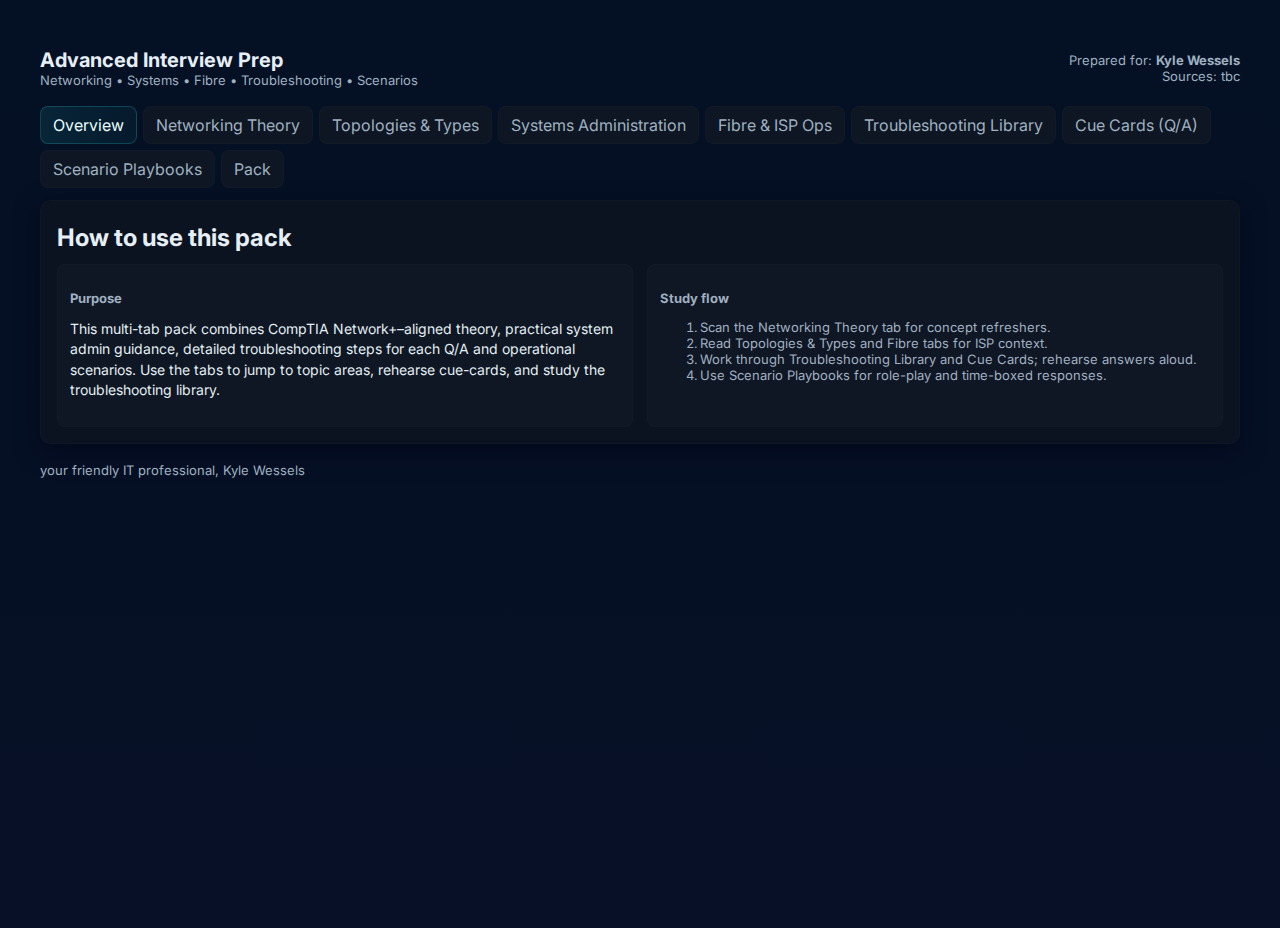
<file: networking.html>
<!doctype html>
<html lang="en">
<head>
<meta charset="utf-8" />
<meta name="viewport" content="width=device-width,initial-scale=1" />
<title>Advanced Interview Prep (Networking, Systems, Troubleshooting)</title>
<link rel="stylesheet" href="https://fonts.googleapis.com/css2?family=Inter:wght@300;400;600;700&display=swap">
<style>
  :root{
    --bg:#071026; --card:#0b1220; --muted:#9fb0c0; --accent:#22c1c3; --surface:#0d1622;
    font-family:Inter, system-ui, -apple-system, "Segoe UI", Roboto, "Helvetica Neue", Arial;
  }
  html,body{height:100%;margin:0;background:linear-gradient(180deg,#041024 0%, #071026 100%);color:#e6eef6}
  .container{max-width:1200px;margin:28px auto;padding:20px}
  header{display:flex;gap:16px;align-items:center;margin-bottom:18px}
  header h1{margin:0;font-size:20px}
  header p{margin:0;color:var(--muted);font-size:13px}
  .tabs{display:flex;gap:6px;flex-wrap:wrap;margin:12px 0}
  .tab{background:var(--surface);padding:8px 12px;border-radius:8px;cursor:pointer;border:1px solid rgba(255,255,255,0.02);color:var(--muted)}
  .tab.active{background:linear-gradient(90deg, rgba(34,193,195,0.12), rgba(34,193,195,0.06));color:#eaffff;border:1px solid rgba(34,193,195,0.25)}
  .panel{display:none;background:var(--card);padding:16px;border-radius:10px;box-shadow:0 8px 24px rgba(2,6,23,0.6);border:1px solid rgba(255,255,255,0.02)}
  .panel.active{display:block}
  h2{margin:6px 0 12px 0}
  .cols{display:grid;grid-template-columns:1fr 1fr;gap:14px}
  .card{background:rgba(255,255,255,0.02);padding:12px;border-radius:8px;border:1px solid rgba(255,255,255,0.02)}
  .q{font-weight:600;color:#dff7f6}
  .a{color:#e1eef2;margin-top:8px;font-size:14px;line-height:1.45}
  pre{background:#06121a;padding:12px;border-radius:8px;overflow:auto;color:#dfeff7}
  .muted{color:var(--muted);font-size:13px}
  ul{margin:8px 0 8px 18px}
  .tag{display:inline-block;padding:4px 8px;border-radius:6px;background:rgba(255,255,255,0.02);font-size:12px;color:var(--accent);margin-right:6px}
  .kbd{background:#03141a;padding:4px 6px;border-radius:4px;border:1px solid rgba(255,255,255,0.02)}
  footer{margin-top:18px;color:var(--muted);font-size:13px}
  @media (max-width:900px){.cols{grid-template-columns:1fr}}
</style>
</head>
<body>
  <div class="container">
    <header>
      <div>
        <h1>Advanced Interview Prep</h1>
        <p class="muted">Networking • Systems • Fibre • Troubleshooting • Scenarios</p>
      </div>
      <div style="margin-left:auto;text-align:right">
        <div class="muted">Prepared for: <strong>Kyle Wessels</strong></div>
        <div class="muted">Sources: tbc <!--:contentReference[oaicite:2]{index=2} :contentReference[oaicite:3]{index=3}--></div>
      </div>
    </header>

    <!-- Tabs -->
    <div class="tabs" id="tabs">
      <div class="tab active" data-tab="overview">Overview</div>
      <div class="tab" data-tab="networking">Networking Theory</div>
      <div class="tab" data-tab="topologies">Topologies & Types</div>
      <div class="tab" data-tab="systems">Systems Administration</div>
      <div class="tab" data-tab="fibre">Fibre & ISP Ops</div>
      <div class="tab" data-tab="troubleshoot">Troubleshooting Library</div>
      <div class="tab" data-tab="qa">Cue Cards (Q/A)</div>
      <div class="tab" data-tab="scenarios">Scenario Playbooks</div>
      <div class="tab" data-tab="yutiliti">Pack</div>
    </div>

    <!-- Panels -->
    <section id="overview" class="panel active">
      <h2>How to use this pack</h2>
      <div class="cols">
        <div class="card">
          <h3 class="muted">Purpose</h3>
          <p class="a">This multi-tab pack combines CompTIA Network+–aligned theory, practical system admin guidance, detailed troubleshooting steps for each Q/A and operational scenarios. Use the tabs to jump to topic areas, rehearse cue-cards, and study the troubleshooting library.</p>
        </div>
        <div class="card">
          <h3 class="muted">Study flow</h3>
          <ol class="muted">
            <li>Scan the Networking Theory tab for concept refreshers.</li>
            <li>Read Topologies & Types and Fibre tabs for ISP context.</li>
            <li>Work through Troubleshooting Library and Cue Cards; rehearse answers aloud.</li>
            <li>Use Scenario Playbooks for role-play and time-boxed responses.</li>
          </ol>
        </div>
      </div>
    </section>

    <section id="networking" class="panel">
      <h2>Networking Theory (CompTIA Network+ aligned)</h2>

      <div class="cols">
        <div class="card">
          <h3 class="muted">OSI Model — quick reference</h3>
          <ul class="muted">
            <li><strong>Layer 7 — Application:</strong> HTTP, SMTP, FTP, DNS.</li>
            <li><strong>Layer 6 — Presentation:</strong> Encoding, encryption (TLS).</li>
            <li><strong>Layer 5 — Session:</strong> Sessions, sockets.</li>
            <li><strong>Layer 4 — Transport:</strong> TCP (reliable), UDP (fast).</li>
            <li><strong>Layer 3 — Network:</strong> IP addressing, routing (IPv4/IPv6).</li>
            <li><strong>Layer 2 — Data Link:</strong> MAC, Ethernet switching, VLANs, STP.</li>
            <li><strong>Layer 1 — Physical:</strong> Cables, fibres, electrical/optical signals.</li>
          </ul>
          <p class="muted">Interview tip: When troubleshooting, identify the failing layer first — many ISP/home issues land in layers 1–3.</p>
        </div>

        <div class="card">
          <h3 class="muted">TCP/IP Stack — mapping & essentials</h3>
          <p class="a">Application → Transport → Internet → Link. Know the difference between TCP and UDP, and be able to explain TCP 3-way handshake and how NAT affects IP mapping for home/business routers.</p>
          <pre>TCP handshake: SYN → SYN/ACK → ACK</pre>
          <p class="muted">Interview tip: Explain how port forwarding works and why NAT is used for IPv4 scarcity.</p>
        </div>
      </div>

      <div style="margin-top:12px" class="cols">
        <div class="card">
          <h3 class="muted">Addressing & Subnetting</h3>
          <p class="a">Understand IPv4 classes, CIDR notation, subnet masks, and the method to calculate network, broadcast, and host ranges. Know common subnets (/24 = 255.255.255.0, 254 hosts).</p>
          <pre>Example: 192.168.1.0/24 → hosts 192.168.1.1 - 192.168.1.254</pre>
          <p class="muted">Interview tip: Practice a few quick subnet math problems aloud (e.g., split /24 into /26s).</p>
        </div>

        <div class="card">
          <h3 class="muted">Routing & Switching Basics</h3>
          <ul class="muted">
            <li><strong>Switching:</strong> MAC learning, VLANs, STP prevents loops.</li>
            <li><strong>Routing:</strong> Static vs dynamic (OSPF, BGP basics).</li>
            <li><strong>NAT:</strong> Source NAT for outbound translation; port forwarding for inbound services.</li>
          </ul>
          <p class="muted">Interview tip: Be ready to explain OSPF areas or BGP at a high level (why BGP is used between ASes).</p>
        </div>
      </div>

      <div style="margin-top:12px" class="card">
        <h3 class="muted">Key technologies & protocols</h3>
        <ul class="muted">
          <li>DHCP, DNS, ARP, ICMP (ping), SNMP (monitoring), NTP.</li>
          <li>802.11 standards (a/b/g/n/ac/ax) — difference in bands, MIMO, channels.</li>
          <li>VPN types — IPsec (site-to-site), SSL/TLS VPN (remote access).</li>
          <li>Quality of Service (QoS) basics — prioritizing voice/critical traffic.</li>
        </ul>
      </div>
    </section>

    <section id="topologies" class="panel">
      <h2>Topologies & Network Types</h2>

      <div class="cols">
        <div class="card">
          <h3 class="muted">Network Topologies (what they are & when to use)</h3>
          <ul class="muted">
            <li><strong>Star:</strong> Central switch/router — common in LANs. Pros: easy to isolate faults.</li>
            <li><strong>Bus:</strong> Legacy, shared medium — rare now.</li>
            <li><strong>Ring:</strong> Token ring historically; modern use in some carrier rings.</li>
            <li><strong>Mesh:</strong> Highly redundant — used in WAN backbones or wireless mesh.</li>
            <li><strong>Hybrid:</strong> Combination: practical for large enterprises.</li>
          </ul>
        </div>

        <div class="card">
          <h3 class="muted">Network Types</h3>
          <ul class="muted">
            <li><strong>LAN:</strong> Local area network (office/home).</li>
            <li><strong>WAN:</strong> Wide area network — ISP/backbone links.</li>
            <li><strong>MAN:</strong> Metropolitan (city-wide mesh/fibre).</li>
            <li><strong>PAN:</strong> Personal (Bluetooth, USB tethering).</li>
            <li><strong>CAN:</strong> Campus area network (multiple buildings).</li>
          </ul>
        </div>
      </div>

      <div style="margin-top:12px" class="card">
        <h3 class="muted">Fibre network fundamentals (intro)</h3>
        <p class="a">Understand single-mode vs multimode fibre, attenuation, optical power budgets, and PON (Passive Optical Network) vs point-to-point fibre. PON is common for FTTH with splitters; ONT at customer premise converts optical to Ethernet.</p>
      </div>
    </section>

    <section id="systems" class="panel">
      <h2>Systems Administration</h2>

      <div class="cols">
        <div class="card">
          <h3 class="muted">Active Directory & Identity</h3>
          <p class="a">AD essentials: domain controllers, DNS integration, FSMO roles, OU design, Group Policy Objects (GPO) for patching/lockdown. Discuss account lifecycle (join/provision/deprovision) and replication concerns.</p>
        </div>

        <div class="card">
          <h3 class="muted">Patch Management & Backups</h3>
          <p class="a">Explain scheduled maintenance windows, test groups, cumulative update strategy, backup verification (restore tests), and recovery procedures. Reference ITIL change control for larger rollouts. (Your ITIL foundation supports this.) :contentReference[oaicite:4]{index=4}</p>
        </div>
      </div>

      <div style="margin-top:12px" class="card">
        <h3 class="muted">Monitoring & Observability</h3>
        <p class="a">Discuss SNMP, syslog aggregation, synthetic checks, and SRE metrics (SLIs/SLOs). Explain setting alerts that are actionable to reduce alert fatigue and maintain MTTR improvements (you can cite examples from your experience). :contentReference[oaicite:5]{index=5}</p>
      </div>
    </section>

    <section id="fibre" class="panel">
      <h2>Fibre & ISP Operations (PON, ONT, Installer Playbook)</h2>

      <div class="card">
        <h3 class="muted">PON architecture</h3>
        <p class="a">PON uses an OLT (Optical Line Terminal) at the provider, splitters in the field, and ONTs at customer sites. Understand optical power budgets, reflective losses at connectors, and the importance of testing with an OTDR or power meter during install.</p>
      </div>

      <div style="margin-top:12px" class="cols">
        <div class="card">
          <h3 class="muted">ONT vs Router</h3>
          <p class="a">ONT converts light → Ethernet (Layer 1/2). Router handles WAN routing, NAT, DHCP, firewall. In troubleshooting, always isolate: test direct from ONT to laptop to eliminate router config issues.</p>
        </div>

        <div class="card">
          <h3 class="muted">Installer checklist (practical)</h3>
          <pre>
1) Confirm service activation & provisioning in OSS.
2) Check optical power (dBm) at termination point.
3) Verify fiber connector cleanliness (inspect probe).
4) Connect ONT, verify LOS/LOS alarm status.
5) Test Ethernet link to router; verify WAN IP/DHCP or PPPoE.
6) Perform speed test & document results.
7) Update ticket with test logs and photos; handover to customer.
          </pre>
      </div>
    </section>

    <section id="troubleshoot" class="panel">
      <h2>Troubleshooting Library — Methods & Steps</h2>

      <div class="card">
        <h3 class="muted">CompTIA 7-Step Troubleshooting + ITIL overlay</h3>
        <ol class="muted">
          <li><strong>Identify the problem:</strong> Gather symptoms, scope, timestamps.</li>
          <li><strong>Duplicate the problem:</strong> Attempt to reproduce.</li>
          <li><strong>Establish a theory:</strong> Map to OSI layers and likely causes.</li>
          <li><strong>Test the theory:</strong> Use ping, traceroute, direct connect tests.</li>
          <li><strong>Plan & implement solution:</strong> Apply the smallest invasive fix first.</li>
          <li><strong>Verify full system operation:</strong> Confirm with speed tests, logs.</li>
          <li><strong>Document & close:</strong> Update incident/problem record, RCA if required.</li>
        </ol>
        <p class="muted">Combine with ITIL: record communication, escalation, and change control if the fix requires system change.</p>
      </div>

      <div style="margin-top:12px" class="cols">
        <div class="card">
          <h3 class="muted">Common toolset & commands</h3>
          <ul class="muted">
            <li><kbd class="kbd">ping</kbd> — connectivity & RTT</li>
            <li><kbd class="kbd">tracert / traceroute</kbd> — path & hop latency</li>
            <li><kbd class="kbd">nslookup / dig</kbd> — DNS resolution</li>
            <li><kbd class="kbd">ipconfig / ifconfig</kbd> — IP config</li>
            <li><kbd class="kbd">netstat</kbd> — open connections</li>
            <li>Optical tester: OTDR, power meter for fibre</li>
          </ul>
        </div>

        <div class="card">
          <h3 class="muted">Example troubleshooting flows</h3>
          <p class="a"><strong>Case A — "No internet but ONT light OK":</strong> 1) Direct connect laptop to ONT → check link; 2) Verify WAN IP assigned; 3) Check default gateway; 4) Ping gateway and public DNS (8.8.8.8); 5) If WAN IP missing, check ISP provisioning & OLT logs.</p>
          <p class="a"><strong>Case B — "Intermittent Wi-Fi":</strong> 1) Check client RSSI and interference (2.4GHz crowded); 2) Test wired speeds; 3) Run Wi-Fi heatmap / channel scan; 4) Recommend channel change, relocate AP, or deploy mesh nodes.</p>
        </div>
      </div>
    </section>

    <section id="qa" class="panel">
      <h2>Cue Cards — Question & Answer with Troubleshooting Steps</h2>

      <div class="card" style="margin-bottom:10px">
        <h3 class="muted">Cue Card: "User can't log into domain"</h3>
        <div class="q">Q</div>
        <div class="a">
          <strong>Answer summary:</strong> Check account status, network connectivity, DNS, time sync, and DC availability.<br/><br>
          <strong>Troubleshooting steps:</strong>
          <ol class="muted">
            <li>Verify user credentials & check if account is locked/disabled.</li>
            <li>Ask user to try on a different workstation to isolate endpoint vs account.</li>
            <li>Confirm the workstation is joined to the domain.</li>
            <li>Run <kbd class="kbd">nltest /dsgetdc:domainname</kbd> or <kbd>ping &lt;DC&gt;</kbd> to test DC reachability.</li>
            <li>Validate DNS resolution: <kbd>nslookup domaincontroller</kbd>.</li>
            <li>Check event viewer on DC for 4625/4771 events (authentication failure codes).</li>
            <li>If needed, reset password or unlock account and test again; document actions and escalate if domain replication issues are suspected.</li>
          </ol>
        </div>
      </div>

      <div class="card" style="margin-bottom:10px">
        <h3 class="muted">Cue Card: "Email not syncing (Microsoft 365)"</h3>
        <div class="q">Q</div>
        <div class="a">
          <strong>Answer summary:</strong> Confirm license/provisioning, connectivity, and client config.<br/><br>
          <strong>Troubleshooting steps:</strong>
          <ol class="muted">
            <li>Verify user license & mailbox existence in Azure AD / Exchange Online.</li>
            <li>Check Outlook connectivity status (Work Offline mode, Cached Exchange Mode).</li>
            <li>Test mailbox via Outlook Web Access (browser) to determine server vs client issue.</li>
            <li>Run <kbd>Test-Mailflow</kbd> or use Microsoft Support & Recovery Assistant.</li>
            <li>If client profile corrupt, recreate profile or clear local OST file.</li>
            <li>Check network (firewall blocking ports) and DNS records (Autodiscover).</li>
            <li>Document steps & escalate to Microsoft support if tenant-side issues persist.</li>
          </ol>
        </div>
      </div>

      <div class="card" style="margin-bottom:10px">
        <h3 class="muted">Cue Card: "Intermittent connectivity (fibre customer)"</h3>
        <div class="q">Q</div>
        <div class="a">
          <strong>Answer summary:</strong> Isolate physical layer (fibre/ONT), validate router, and check for upstream errors.<br/><br>
          <strong>Troubleshooting steps:</strong>
          <ol class="muted">
            <li>Check ONT LEDs: LOS (loss of signal) indicates fibre issue.</li>
            <li>Use power meter or check field OTDR logs if available to inspect optical levels.</li>
            <li>Connect laptop directly to ONT to bypass router; test continuity and speed.</li>
            <li>Collect router logs for WAN disconnects; check DHCP/PPPoE status.</li>
            <li>Check for scheduled maintenance or upstream congestion via ISP status.</li>
            <li>If physical fault suspected, dispatch field tech with splice/connector inspection checklist.</li>
          </ol>
        </div>
      </div>

      <div class="card" style="margin-bottom:10px">
        <h3 class="muted">Cue Card: "Slow Wi-Fi in one room"</h3>
        <div class="q">Q</div>
        <div class="a">
          <strong>Answer summary:</strong> Evaluate signal strength, interference, and channel utilization; recommend relocation or mesh extension.<br/><br>
          <strong>Troubleshooting steps:</strong>
          <ol class="muted">
            <li>Check RSSI on client and AP (target RSSI &lt;-65 dBm for good signal).</li>
            <li>Scan channels to find interference (neighbouring APs, microwaves).</li>
            <li>Test speeds wired vs wireless to confirm local wireless problem.</li>
            <li>Try changing channel or band (5GHz often less congested but shorter range).</li>
            <li>If coverage issue, recommend repositioning AP or adding a mesh node/EXT.</li>
          </ol>
        </div>
      </div>

      <div class="card" style="margin-bottom:10px">
        <h3 class="muted">Cue Card: "Service degraded (slow but up)"</h3>
        <div class="q">Q</div>
        <div class="a">
          <strong>Answer summary:</strong> Identify if degradation is WAN or LAN, find heavy flows, and apply temporary QoS/limits while resolving root cause.<br/><br>
          <strong>Troubleshooting steps:</strong>
          <ol class="muted">
            <li>Run speed tests from multiple endpoints and compare to package baseline.</li>
            <li>Check for bulk transfers, backups, or malware on hosts causing saturation.</li>
            <li>Monitor interface counters on router for errors, drops, CRCs (physical issues).</li>
            <li>Check ISP side for packet loss via traceroute and MTR.</li>
            <li>Apply rate limits or QoS class for business-critical apps while remediation is scheduled.</li>
          </ol>
        </div>
      </div>

      <!-- add more cue cards as needed -->
    </section>

    <section id="scenarios" class="panel">
      <h2>Scenario Playbooks — Timeboxed answers & actions</h2>

      <div class="card" style="margin-bottom:10px">
        <h3 class="muted">Scenario: "Enterprise customer — total outage" (2–5 minute opening)</h3>
        <div class="a">
          <strong>Interview approach (what to say):</strong> "I would triage impact, confirm scope, isolate the layer, and keep stakeholders informed. Immediate remediation is focused on service restoration; post-incident we’d run RCA to prevent recurrence." <br/><br>
          <strong>Playbook (practical steps):</strong>
          <ol class="muted">
            <li>Confirm impact with customer: services affected & business risk.</li>
            <li>Check ONT/OLT, power, and fibre alarms (LOS/LOP).</li>
            <li>Test direct connectivity from ONT; if WAN is down, request upstream status and escalate to NOC.</li>
            <li>Open incident ticket, assign owner, and provide 15-minute updates until restored.</li>
            <li>After restoration, raise problem ticket for RCA; propose permanent fix & change plan.</li>
          </ol>
        </div>
      </div>

      <div class="card" style="margin-bottom:10px">
        <h3 class="muted">Scenario: "Multiple customers report duplex mismatch symptoms"</h3>
        <div class="a">
          <strong>Interview approach:</strong> Explain duplex mismatch and how you'd detect (errors, high collisions historically), and correct config mismatches or replace faulty NICs/switch ports.<br/><br>
          <strong>Playbook:</strong>
          <ol class="muted">
            <li>Collect interface stats: errors, late collisions, CRCs.</li>
            <li>Check switch & endpoint port settings (auto vs forced). Prefer auto/auto but match where required.</li>
            <li>Validate cable standard (Cat5e/6 for gigabit) and safe SFP modules for fibre.</li>
            <li>Replace cable/port and monitor for persistent errors; document remediation.</li>
          </ol>
        </div>
      </div>
    </section>

    <section id="yutiliti" class="panel">
      <h2>Tailored talking points & questions</h2>

      <div class="card" style="margin-bottom:10px">
        <h3 class="muted">Company-aligned pitch (casual)</h3>
        <p class="a">"I combine hands-on networking and systems experience with field operations and customer service. I’m comfortable performing installs, validating fibre optical parameters, and troubleshooting ONT/router handoffs while keeping customers informed. My background in standardising processes and improving SLAs (see my CV) makes me a good fit for a service-first ISP." :contentReference[oaicite:6]{index=6}</p>
      </div>

      <div class="card" style="margin-bottom:10px">
        <h3 class="muted">technical questions (likely)</h3>
        <ul class="muted">
          <li><strong>Explain the install: ONT, router, test steps.</strong> — Give the installer checklist and sample optical/power values to test.</li>
          <li><strong>How to verify service provisioning:</strong> — Show how you validate DHCP/PPPoE, check OSS/Provisioning records, and confirm CPE receives correct profile.</li>
          <li><strong>How to handle an escalated SLA breach:</strong> — Explain communication cadence, temporary mitigation, and RCA plan.</li>
        </ul>
      </div>

      <div class="card" style="margin-bottom:10px">
        <h3 class="muted">Practical notes to mention in interview</h3>
        <ul class="muted">
          <li>Mention you hold ITIL® 4 Foundation and align operations to ITIL practices for incident/change/problem management. :contentReference[oaicite:7]{index=7}</li>
          <li>Highlight field & service delivery experience from your CV — scheduling, documentation, and SLA improvements. :contentReference[oaicite:8]{index=8}</li>
          <li>If asked about customer comms, provide a short script for pre-install and post-install messaging (e.g., expected downtime, test results, contact details).</li>
        </ul>
      </div>

      <div class="card">
        <h3 class="muted">Questions to ask them (good ones)</h3>
        <ul class="muted">
          <li>How do you measure install quality and technician success?</li>
          <li>What’s your escalation path for fibre/ONT faults beyond field techs?</li>
          <li>Do you maintain internal OSS/CRM dashboards for provisioning & outages?</li>
        </ul>
      </div>
    </section>

    <footer>
      <div class="muted">your friendly IT professional, Kyle Wessels</div>
    </footer>
  </div>

<script>
  // Tab switching
  document.querySelectorAll('.tab').forEach(tab=>{
    tab.addEventListener('click',()=>{
      document.querySelectorAll('.tab').forEach(t=>t.classList.remove('active'));
      document.querySelectorAll('.panel').forEach(p=>p.classList.remove('active'));
      tab.classList.add('active');
      document.getElementById(tab.dataset.tab).classList.add('active');
    });
  });
</script>
</body>
</html>
</file>
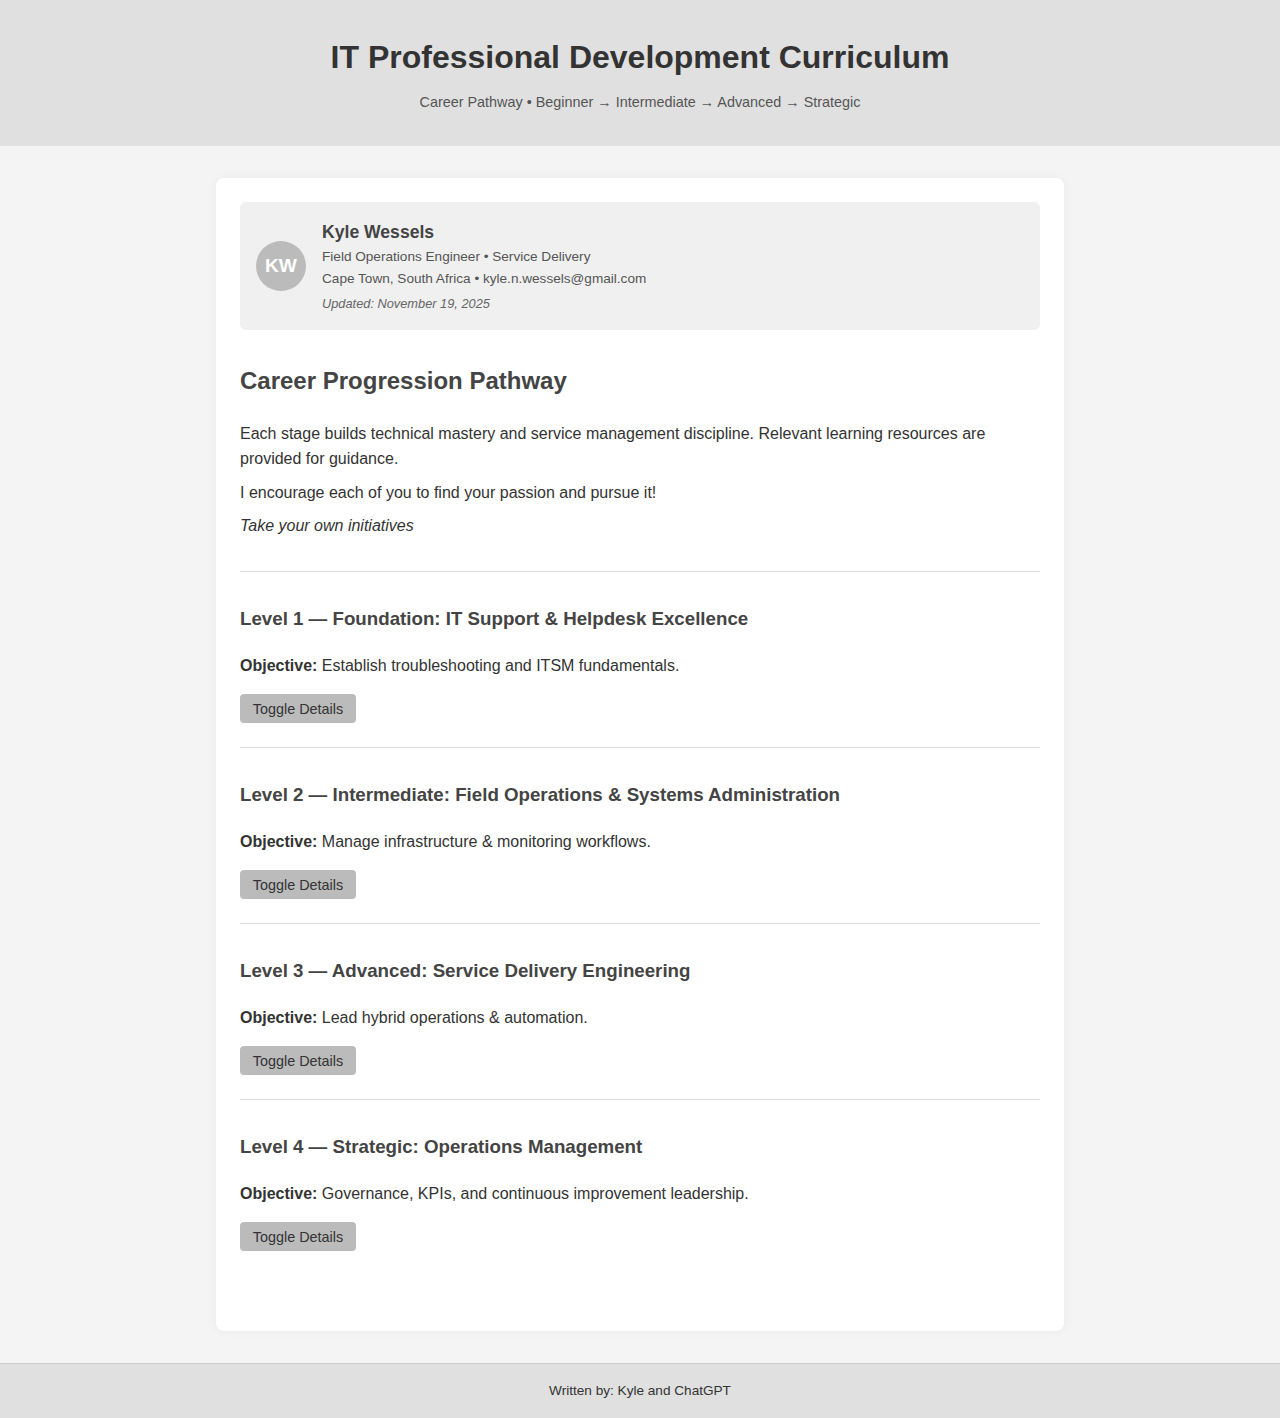
<file: Career Guide/Curriculum.html>
<!DOCTYPE html>
<html lang="en">
  <head>
    <meta charset="UTF-8" />
    <meta name="viewport" content="width=device-width, initial-scale=1" />
    <title>IT Professional Development Curriculum</title>
    <link rel="stylesheet" href="style.curriculum.css" />
  </head>
  <body>
    <header>
      <h1>IT Professional Development Curriculum</h1>
      <p>Career Pathway • Beginner → Intermediate → Advanced → Strategic</p>
    </header>

    <main>
      <div class="author-box">
        <div class="avatar">KW</div>
        <div class="author-meta">
          <h3>Kyle Wessels</h3>
          <p>Field Operations Engineer • Service Delivery</p>
          <p>Cape Town, South Africa • kyle.n.wessels@gmail.com</p>
          <p class="date">Updated: November 19, 2025</p>
        </div>
      </div>

      <section>
        <h2>Career Progression Pathway</h2>
        <p>
          Each stage builds technical mastery and service management discipline.
          Relevant learning resources are provided for guidance.
        </p>
        <p>I encourage each of you to find your passion and pursue it!</p>
        <p><em>Take your own initiatives</em></p>
      </section>

      <!-- Level 1 -->
      <section>
        <h3>Level 1 — Foundation: IT Support & Helpdesk Excellence</h3>
        <p>
          <strong>Objective:</strong> Establish troubleshooting and ITSM
          fundamentals.
        </p>
        <button class="toggle-btn" onclick="toggleBody('level1')">
          Toggle Details
        </button>
        <div class="level-body" id="level1">
          <h4>Core Competencies</h4>
          <ul>
            <li>
              <a
                href="https://www.linkedin.com/learning/search?keywords=Hardware"
                >Hardware</a
              >
              &
              <a
                href="https://www.linkedin.com/learning/search?keywords=OS%20troubleshooting"
                >OS troubleshooting</a
              >
            </li>
            <li>
              <a
                href="https://www.linkedin.com/learning/search?keywords=Network"
                >Networking basics</a
              >
            </li>
            <li>
              <a
                href="https://www.linkedin.com/learning/search?keywords=Remote%20support"
                >Remote support</a
              >
            </li>
            <li>
              <a
                href="https://www.linkedin.com/learning/search?keywords=Ticket%20management"
                >Ticket management</a
              >
            </li>
          </ul>
          <h4>ITIL Practices</h4>
          <div>
            <span class="chip">Incidents</span>
            <span class="chip">Service Request</span>
            <span class="chip">Knowledge Mgmt</span>
          </div>
          <h4>Tools & Certifications</h4>
          <p>O365 • AD • Intune</p>
          <div>
            <span class="chip">A+</span>
            <span class="chip">ITIL v4 Foundation</span>
          </div>
        </div>
      </section>

      <!-- Level 2 -->
      <section>
        <h3>
          Level 2 — Intermediate: Field Operations & Systems Administration
        </h3>
        <p>
          <strong>Objective:</strong> Manage infrastructure & monitoring
          workflows.
        </p>
        <button class="toggle-btn" onclick="toggleBody('level2')">
          Toggle Details
        </button>
        <div class="level-body" id="level2">
          <h4>Core Competencies</h4>
          <ul>
            <li>Windows Server & AD</li>
            <li>Networking (VLANs, routing)</li>
            <li>VMware basics</li>
            <li>Monitoring (PRTG, Zabbix)</li>
          </ul>
          <h4>Technologies</h4>
          <p>VMware • Azure • PRTG</p>
        </div>
      </section>

      <!-- Level 3 -->
      <section>
        <h3>Level 3 — Advanced: Service Delivery Engineering</h3>
        <p><strong>Objective:</strong> Lead hybrid operations & automation.</p>
        <button class="toggle-btn" onclick="toggleBody('level3')">
          Toggle Details
        </button>
        <div class="level-body" id="level3">
          <h4>Skill Areas</h4>
          <ul>
            <li>Hybrid AD & identity</li>
            <li>Firewall & routing optimization</li>
            <li>IaC automation</li>
            <li>Analytics (Power BI, Databricks)</li>
          </ul>
          <h4>Tech Stack</h4>
          <p>Azure • Grafana • Sentinel • Terraform</p>
        </div>
      </section>

      <!-- Level 4 -->
      <section>
        <h3>Level 4 — Strategic: Operations Management</h3>
        <p>
          <strong>Objective:</strong> Governance, KPIs, and continuous
          improvement leadership.
        </p>
        <button class="toggle-btn" onclick="toggleBody('level4')">
          Toggle Details
        </button>
        <div class="level-body" id="level4">
          <h4>Leadership Skills</h4>
          <ul>
            <li>Operations strategy</li>
            <li>Governance & compliance</li>
            <li>SLA & KPI dashboards</li>
            <li>AIOps planning</li>
          </ul>
          <h4>Certifications</h4>
          <div>
            <span class="chip">ITIL Leader</span>
            <span class="chip">Azure Architect</span>
          </div>
        </div>
      </section>
    </main>

    <script>
      function toggleBody(id) {
        const el = document.getElementById(id);
        el.style.display = el.style.display === "block" ? "none" : "block";
      }
    </script>
  </body>
  <footer>
    <p>Written by: Kyle and ChatGPT</p>
  </footer>
</html>
</file>
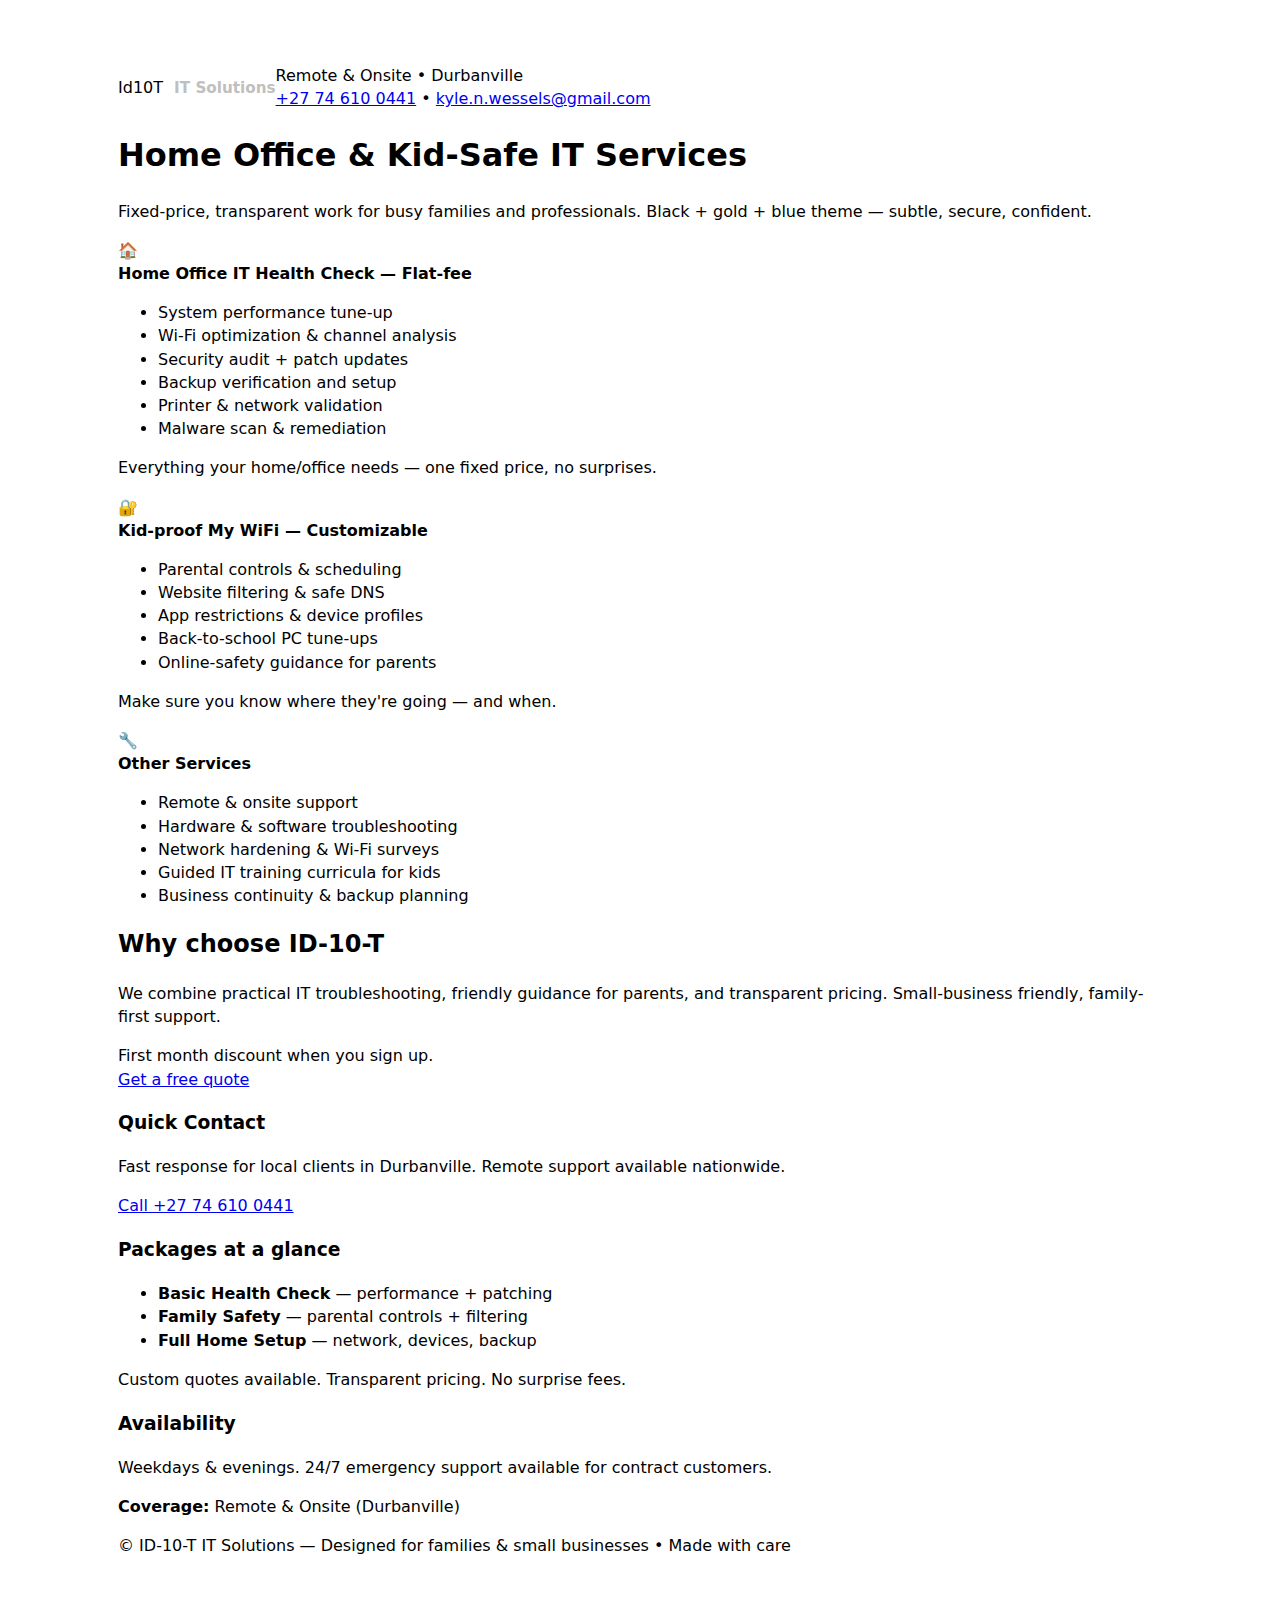
<file: companySite/id10t.html>
<!DOCTYPE html>
<html lang="en">
  <head>
    <title>🤖d10 – IT Solutions</title>
    <link rel="stylesheet" href="id10t.css" />
  </head>
</head>
<body>
  <div class="site" role="main">
    <header class="header" aria-label="site header">
      <div class="logo" aria-hidden="false">
        <span class="i">I</span><span class="hidden-d10" aria-hidden="true">d10</span><span class="t">T</span>
        <span style="font-weight:600;margin-left:6px;color:var(--muted);font-size:0.95rem">IT Solutions</span>
      </div>
<style ></style>
      <div class="meta">
        <div class="small">Remote & Onsite • Durbanville</div>
        <div><a href="tel:+27746100441">+27 74 610 0441</a> • <a href="mailto:kyle.n.wessels@gmail.com">kyle.n.wessels@gmail.com</a></div>
      </div>
    </header>

    <main class="grid" aria-label="main content">
      <!-- Left/Main Column -->
      <section class="main-col" aria-labelledby="main-heading">
        <article class="card" aria-labelledby="main-heading">
          <h1 id="main-heading" class="animate">Home Office & Kid-Safe IT Services</h1>
          <p class="small">Fixed-price, transparent work for busy families and professionals. Black + gold + blue theme — subtle, secure, confident.</p>

          <div class="services" style="margin-top:16px;">
            <div class="service animate">
              <div class="icon">🏠</div>
              <div class="body">
                <strong>Home Office IT Health Check — Flat-fee</strong>
                <ul>
                  <li>System performance tune-up</li>
                  <li>Wi-Fi optimization & channel analysis</li>
                  <li>Security audit + patch updates</li>
                  <li>Backup verification and setup</li>
                  <li>Printer & network validation</li>
                  <li>Malware scan & remediation</li>
                </ul>
                <p class="small muted-note">Everything your home/office needs — one fixed price, no surprises.</p>
              </div>
            </div>

            <div class="service animate">
              <div class="icon">🔐</div>
              <div class="body">
                <strong>Kid-proof My WiFi — Customizable</strong>
                <ul>
                  <li>Parental controls & scheduling</li>
                  <li>Website filtering & safe DNS</li>
                  <li>App restrictions & device profiles</li>
                  <li>Back-to-school PC tune-ups</li>
                  <li>Online-safety guidance for parents</li>
                </ul>
                <p class="small muted-note">Make sure you know where they're going — and when.</p>
              </div>
            </div>

            <div class="service animate">
              <div class="icon">🔧</div>
              <div class="body">
                <strong>Other Services</strong>
                <ul>
                  <li>Remote & onsite support</li>
                  <li>Hardware & software troubleshooting</li>
                  <li>Network hardening & Wi-Fi surveys</li>
                  <li>Guided IT training curricula for kids</li>
                  <li>Business continuity & backup planning</li>
                </ul>
              </div>
            </div>
          </div>
        </article>

        <!-- Extra content block (could be Testimonials / Features) -->
        <article class="card animate" style="margin-top:16px;">
          <h2 class="drop-left animate">Why choose ID-10-T</h2>
          <p>We combine practical IT troubleshooting, friendly guidance for parents, and transparent pricing. Small-business friendly, family-first support.</p>
          <div class="row" style="margin-top:12px;">
            <div class="muted-note small">First month discount when you sign up.</div>
            <div style="flex:1"></div>
            <a class="btn" href="mailto:kyle.n.wessels@gmail.com">Get a free quote</a>
          </div>
        </article>
      </section>

      <!-- Right/Sidebar Column -->
      <aside class="sidebar" aria-label="sidebar">
        <div class="card cta animate" role="complementary">
          <h3>Quick Contact</h3>
          <p class="small">Fast response for local clients in Durbanville. Remote support available nationwide.</p>
          <div class="row" style="margin-top:12px;">
            <a class="btn" href="tel:+27746100441">Call +27 74 610 0441</a>
          </div>
        </div>

        <div class="card animate">
          <h3 class="drop-left animate">Packages at a glance</h3>
          <ul>
            <li><strong>Basic Health Check</strong> — performance + patching</li>
            <li><strong>Family Safety</strong> — parental controls + filtering</li>
            <li><strong>Full Home Setup</strong> — network, devices, backup</li>
          </ul>
          <p class="small">Custom quotes available. Transparent pricing. No surprise fees.</p>
        </div>

        <div class="card animate">
          <h3 class="drop-left animate">Availability</h3>
          <p class="small">Weekdays & evenings. 24/7 emergency support available for contract customers.</p>
          <div class="small" style="margin-top:8px;"><strong>Coverage:</strong> Remote & Onsite (Durbanville)</div>
        </div>
      </aside>
    </main>

    <footer>
      <p class="small">© <span id="year"></span> ID-10-T IT Solutions — Designed for families & small businesses • <span class="small">Made with care</span></p>
    </footer>
  </div>

</body>
</html>
</file>
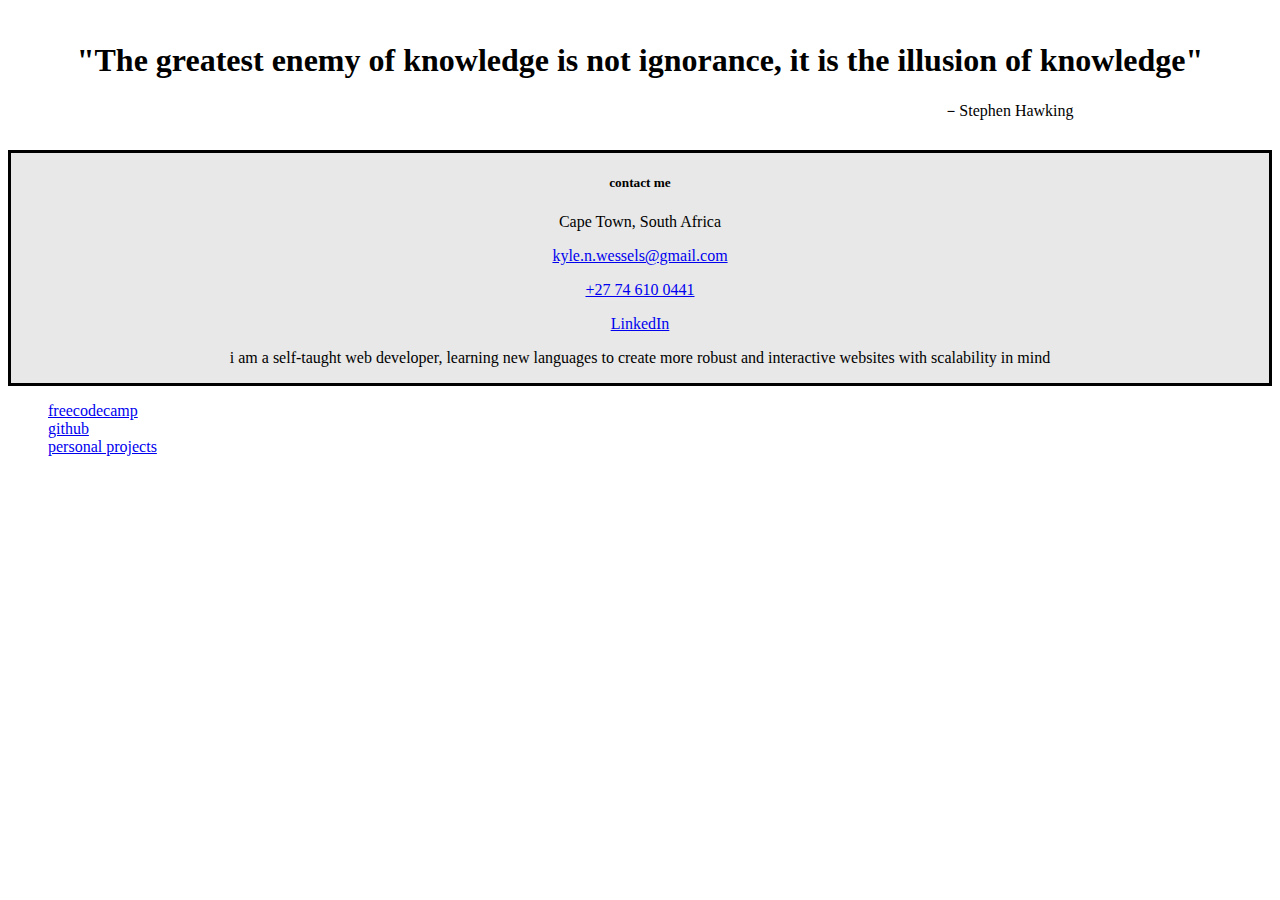
<file: WebDev/webdev.html>
<!DOCTYPE html>
<html lang="en">
  <head>
    <meta charset="UTF-8" />
    <meta name="viewport" content="width=device-width, initial-scale=1.0" />
    <meta
      name="description"
      content="Information Technology specialist, System Administrator, Onsite IT support, Desktop support."
    />
    <title>Kyle Wessels – WebDev</title>
    <link rel="stylesheet" href="webdev.css" />
  </head>
  <body>
    <!-- Header -->
    <header class="header">
      <h1>"The greatest enemy of knowledge is not ignorance, it is the illusion of knowledge"</h1> 
          <p>－Stephen Hawking</p>
      </header>
<section class="hero">
        <!-- Contact Info -->
        
          <h5>contact me</h5>
          <div class="contact" id="contact-ahref">
          <p> Cape Town, South Africa</p>
          <p>
            
            <a href="mailto:kyle.n.wessels@gmail.com"
              >kyle.n.wessels@gmail.com</a
            >
          </p>
          <p>
            
            <a
              href="https://wa.me/+27746100441?text=I'd%20like%20to%20schedule%20an%20interview%20with%20you.
              "
            >
              +27 74 610 0441</a
            >
          </p>
          <p>
            
            <a
              href="https://www.linkedin.com/in/kyle-wessels-03040415b"
              target="_blank"
              >LinkedIn</a
            >
          </p>
</div>
        <div class="about">
          <p>i am a self-taught web developer, learning new languages to create more robust and interactive websites with scalability in mind</p>
        </div>
</section>
        <div class="public-profiles">
          <ul>
            <li><a href="https://www.freecodecamp.org/fccad0f0bc9-1f6b-4824-a411-0352e60267fd" target="_blank">
              freecodecamp</a></li>
            <li><a href="https://github.com/KW-ITServices" target="_blank">github</a></li>
            <li><a href="#" target="_blank">personal projects</a></li>
          </ul>
        </div>
      </div>
    </div>
  </body>
</html>
</file>
<file: Career Guide/style.curriculum.css>
body {
  font-family: Arial, sans-serif;
  line-height: 1.6;
  margin: 0;
  padding: 0;
  background: #f4f4f4;
  color: #333;
}

header {
  background: #e0e0e0;
  color: #333;
  padding: 2rem 1rem;
  text-align: center;
}

header h1 {
  margin: 0;
  font-size: 2rem;
}

header p {
  margin: 0.5rem 0 0;
  font-size: 0.9rem;
  color: #555;
}

main {
  max-width: 800px;
  margin: 2rem auto;
  padding: 1.5rem;
  background: #fff;
  box-shadow: 0 0 10px rgba(0,0,0,0.05);
  border-radius: 8px;
}

section {
  margin-bottom: 2rem;
  border-bottom: 1px solid #ddd;
  padding-bottom: 1.5rem;
}

section:last-child {
  border-bottom: none;
}

h2, h3, h4 {
  color: #444;
  margin-top: 1rem;
}

p {
  margin: 0.5rem 0;
}

ul {
  padding-left: 1.5rem;
  margin: 0.5rem 0;
}

a {
  color: #555;
  text-decoration: none;
}

a:hover {
  text-decoration: underline;
}

.chip {
  display: inline-block;
  background: #ddd;
  color: #333;
  padding: 0.25rem 0.5rem;
  margin: 0.25rem 0.25rem 0 0;
  border-radius: 12px;
  font-size: 0.85rem;
}

.toggle-btn {
  display: inline-block;
  margin-top: 0.5rem;
  background: #bbb;
  color: #333;
  border: none;
  padding: 0.4rem 0.8rem;
  cursor: pointer;
  border-radius: 4px;
  font-size: 0.9rem;
}

.level-body {
  display: none;
  margin-top: 1rem;
  background: #f9f9f9;
  padding: 1rem;
  border-radius: 6px;
  border: 1px solid #e0e0e0;
}

/* Author box */
.author-box {
  background: #f0f0f0;
  padding: 1rem;
  margin-bottom: 2rem;
  border-radius: 6px;
  display: flex;
  align-items: center;
  gap: 1rem;
}

.avatar {
  background: #bbb;
  color: #fff;
  font-weight: bold;
  border-radius: 50%;
  width: 50px;
  height: 50px;
  display: flex;
  align-items: center;
  justify-content: center;
  font-size: 1.2rem;
}

.author-meta h3 {
  margin: 0;
  font-size: 1.1rem;
}

.author-meta p {
  margin: 0;
  font-size: 0.85rem;
  color: #555;
}

footer {
  text-align: center;
  padding: 1rem 0;
  background: #e0e0e0;
  color: #333;
  font-size: 0.85rem;
  border-top: 1px solid #ccc;
  margin-top: 2rem;
}
footer p {
  margin: 0;
}

.author-meta .date {
  font-size: 0.8rem;
  color: #666;
  margin-top: 0.25rem;
  font-style: italic;
}
</file>
<file: WebDev/webdev.css>
.header h1{
    text-align: center;
}
.header p{
    text-align: right;
    padding-right: 15%;
}

.header{
    padding: 1%;
}

.hero {
    text-align: center;
    background: rgba(0, 0, 0, 0.089);
    border-style: solid;

}

h5:hover + .hero {
    animation: glow 0.8s ease-in-out 0.2s forwards;
}

@keyframes glow {
  0%   { box-shadow: 0 0 0px rgba(0, 0, 0, 0); }
  100% { box-shadow: 0 0 12px rgb(0, 0, 0); }
}



.about {
    padding: 0 2% 0 2%;
}

asdasdasd



.public-profiles {
    text-align: right;
    padding: 0% 15% 0% 10%;
}

ul{
    list-style: none;
}
</file>
<file: style.css>
/* Reset & Globals */
* {
    margin: 0;
    padding: 0;
    box-sizing: border-box;
    font-family: Arial, Helvetica, sans-serif;
}

body {
    background: #09a5ff2f; /* soft slate */
    color: #1E293B; /* dark slate text */
    padding: 20px;
}

a {
    color: #000000; /* modern primary blue */
    text-decoration: none;
}

a:hover {
    text-decoration: underline;
}

/* Container */
.container {
    max-width: 1000px;
    margin: auto;
    background: #ffffff;
    padding: 30px;
    border-radius: 10px;
    box-shadow: 0 0 20px rgba(0,0,0,0.05); /* softer shadow */
}

/* Header */
.header {
    text-align: center;
    margin-bottom: 30px;
}

.header h1 {
    font-size: 32px;
    color: #1E293B;
}

.subtitle {
    font-size: 14px;
    color: #000000; /* muted slate */
}

/* Columns */
.main-columns {
    display: flex;
    gap: 40px;
    flex-wrap: wrap;
}

.left-column {
    flex: 1;
    min-width: 280px;
}

.right-column {
    flex: 2;
    min-width: 500px;
}

/* Sections */
.section {
    margin-bottom: 30px;
}

.section h2 {
    font-size: 22px;
    border-left: 4px solid #000000; /* updated accent strip */
    padding-left: 10px;
    margin-bottom: 15px;
    color: #000000;
}

/* Lists */
ul {
    list-style-type: square;
    margin-left: 20px;
    color: #000000;
}

/* Job */
.job {
    margin-bottom: 20px;
}

.job h3 {
    color: #000000;
    font-size: 18px;
}

.company {
    font-size: 14px;
    color: #000000;
    display: block;
    margin-bottom: 10px;
}

/* Project Cards */
.cards {
    display: flex;
    gap: 20px;
    flex-wrap: wrap;
}

.card {
    flex: 1;
    min-width: 250px;
    background: #F8FAFC; /* soft card background */
    padding: 20px;
    border-radius: 8px;
    border: 1px solid #000000; /* light slate border */
    transition: 0.3s;
}

.card:hover {
    background: #09a5ff2f; /* soft blue hover */
    transform: translateY(-5px);
}

/* Constructing Notice */
.construction {
    display: flex;
    justify-content: center;
    align-items: center;
    height: 80vh;
    padding: 20px;
    text-align: center;
}

.construction img {
    max-width: 100%;
    max-height: 100%;
    object-fit: contain;
    border-radius: 10px;
}



/* Responsive Layout */
@media (max-width: 900px) {
    .main-columns {
        flex-direction: column;
    }
    .right-column, .left-column {
        min-width: 100%;
    }
}

@media (max-width: 600px) {
    .header h1 {
        font-size: 26px;
    }
    .section h2 {
        font-size: 20px;
    }
    .job h3 {
        font-size: 16px;
    }
    body {
        padding: 10px;
    }
    .container {
        padding: 20px;
    }
}
</file>
<file: kw-itservices.github.io/style.css>
/* Reset & Globals */
* {
    margin: 0;
    padding: 0;
    box-sizing: border-box;
    font-family: Arial, Helvetica, sans-serif;
}

body {
    background: #09a5ff2f; /* soft slate */
    color: #1E293B; /* dark slate text */
    padding: 20px;
}

a {
    color: #000000; /* modern primary blue */
    text-decoration: none;
}

a:hover {
    text-decoration: underline;
}

/* Container */
.container {
    max-width: 1000px;
    margin: auto;
    background: #ffffff;
    padding: 30px;
    border-radius: 10px;
    box-shadow: 0 0 20px rgba(0,0,0,0.05); /* softer shadow */
}

/* Header */
.header {
    text-align: center;
    margin-bottom: 30px;
}

.header h1 {
    font-size: 32px;
    color: #1E293B;
}

.subtitle {
    font-size: 14px;
    color: #000000; /* muted slate */
}

/* Columns */
.main-columns {
    display: flex;
    gap: 40px;
    flex-wrap: wrap;
}

.left-column {
    flex: 1;
    min-width: 280px;
}

.right-column {
    flex: 2;
    min-width: 500px;
}

/* Sections */
.section {
    margin-bottom: 30px;
}

.section h2 {
    font-size: 22px;
    border-left: 4px solid #000000; /* updated accent strip */
    padding-left: 10px;
    margin-bottom: 15px;
    color: #000000;
}

/* Lists */
ul {
    list-style-type: square;
    margin-left: 20px;
    color: #000000;
}

/* Job */
.job {
    margin-bottom: 20px;
}

.job h3 {
    color: #000000;
    font-size: 18px;
}

.company {
    font-size: 14px;
    color: #000000;
    display: block;
    margin-bottom: 10px;
}

/* Project Cards */
.cards {
    display: flex;
    gap: 20px;
    flex-wrap: wrap;
}

.card {
    flex: 1;
    min-width: 250px;
    background: #F8FAFC; /* soft card background */
    padding: 20px;
    border-radius: 8px;
    border: 1px solid #000000; /* light slate border */
    transition: 0.3s;
}

.card:hover {
    background: #09a5ff2f; /* soft blue hover */
    transform: translateY(-5px);
}

/* Constructing Notice */
.construction {
    display: flex;
    justify-content: center;
    align-items: center;
    height: 80vh;
    padding: 20px;
    text-align: center;
}

.construction img {
    max-width: 100%;
    max-height: 100%;
    object-fit: contain;
    border-radius: 10px;
}



/* Responsive Layout */
@media (max-width: 900px) {
    .main-columns {
        flex-direction: column;
    }
    .right-column, .left-column {
        min-width: 100%;
    }
}

@media (max-width: 600px) {
    .header h1 {
        font-size: 26px;
    }
    .section h2 {
        font-size: 20px;
    }
    .job h3 {
        font-size: 16px;
    }
    body {
        padding: 10px;
    }
    .container {
        padding: 20px;
    }
}
</file>
<file: companySite/id10t.css>
/* =========================
       ID-10-T: Black | Gold | Blue theme
       Mobile-first, responsive, animated
       ========================= */
:root{
    --bg: #0b0b0b;
    --panel: #0f0f0f;         /* card background */
    --muted: #bfbfbf;         /* muted text */
    --gold: #d4a017;          /* gold accent */
    --gold-soft: rgba(212,160,23,0.12);
    --blue: #1e90ff;          /* bright blue accent */
    --glass: rgba(255,255,255,0.03);
    --radius: 14px;
    --card-gap: 1.25rem;
    --max-width: 1100px;
    --focus-outline: 3px solid rgba(30,144,255,0.14);
    --shadow: 0 6px 20px rgba(0,0,0,0.6);
    --text: #eaeaea;
    --accent-glow: 0 8px 30px rgba(212,160,23,0.18);
    --transition: 350ms cubic-bezier(.2,.9,.3,1);
}

/* respect reduced motion */
@media (prefer-reduced-motion: reduce){
    :root ( --transition: 1ms linear;)
    * { animation-duration: 1ms !important; transition-duration; 1ms !important;}   
}

html,body {
    height: 100px;
    margin:0;
      font-family: Inter, ui-sans-serif, system-ui, -apple-system, "Segoe UI", Roboto, "Helvetica Neue", Arial;
    background: linear-gradient(180deg, rgba(16,16,16,1) 0%, rgba(11,11,11,1) 100%)
    color: var(--text);
    -webkit-font-smothing: antialiased;
    moz-osx-font-smoothing: grayscale;
    line-height: 1.45;
}

.site {
    max-width: var(--max-width);
    margin: 36px auto;
    padding: 28px;
    box-sizing: border-box;
}

/* header / logo */ 
.header {
    display: flex;
    align-items: center;
    
}
</file>
